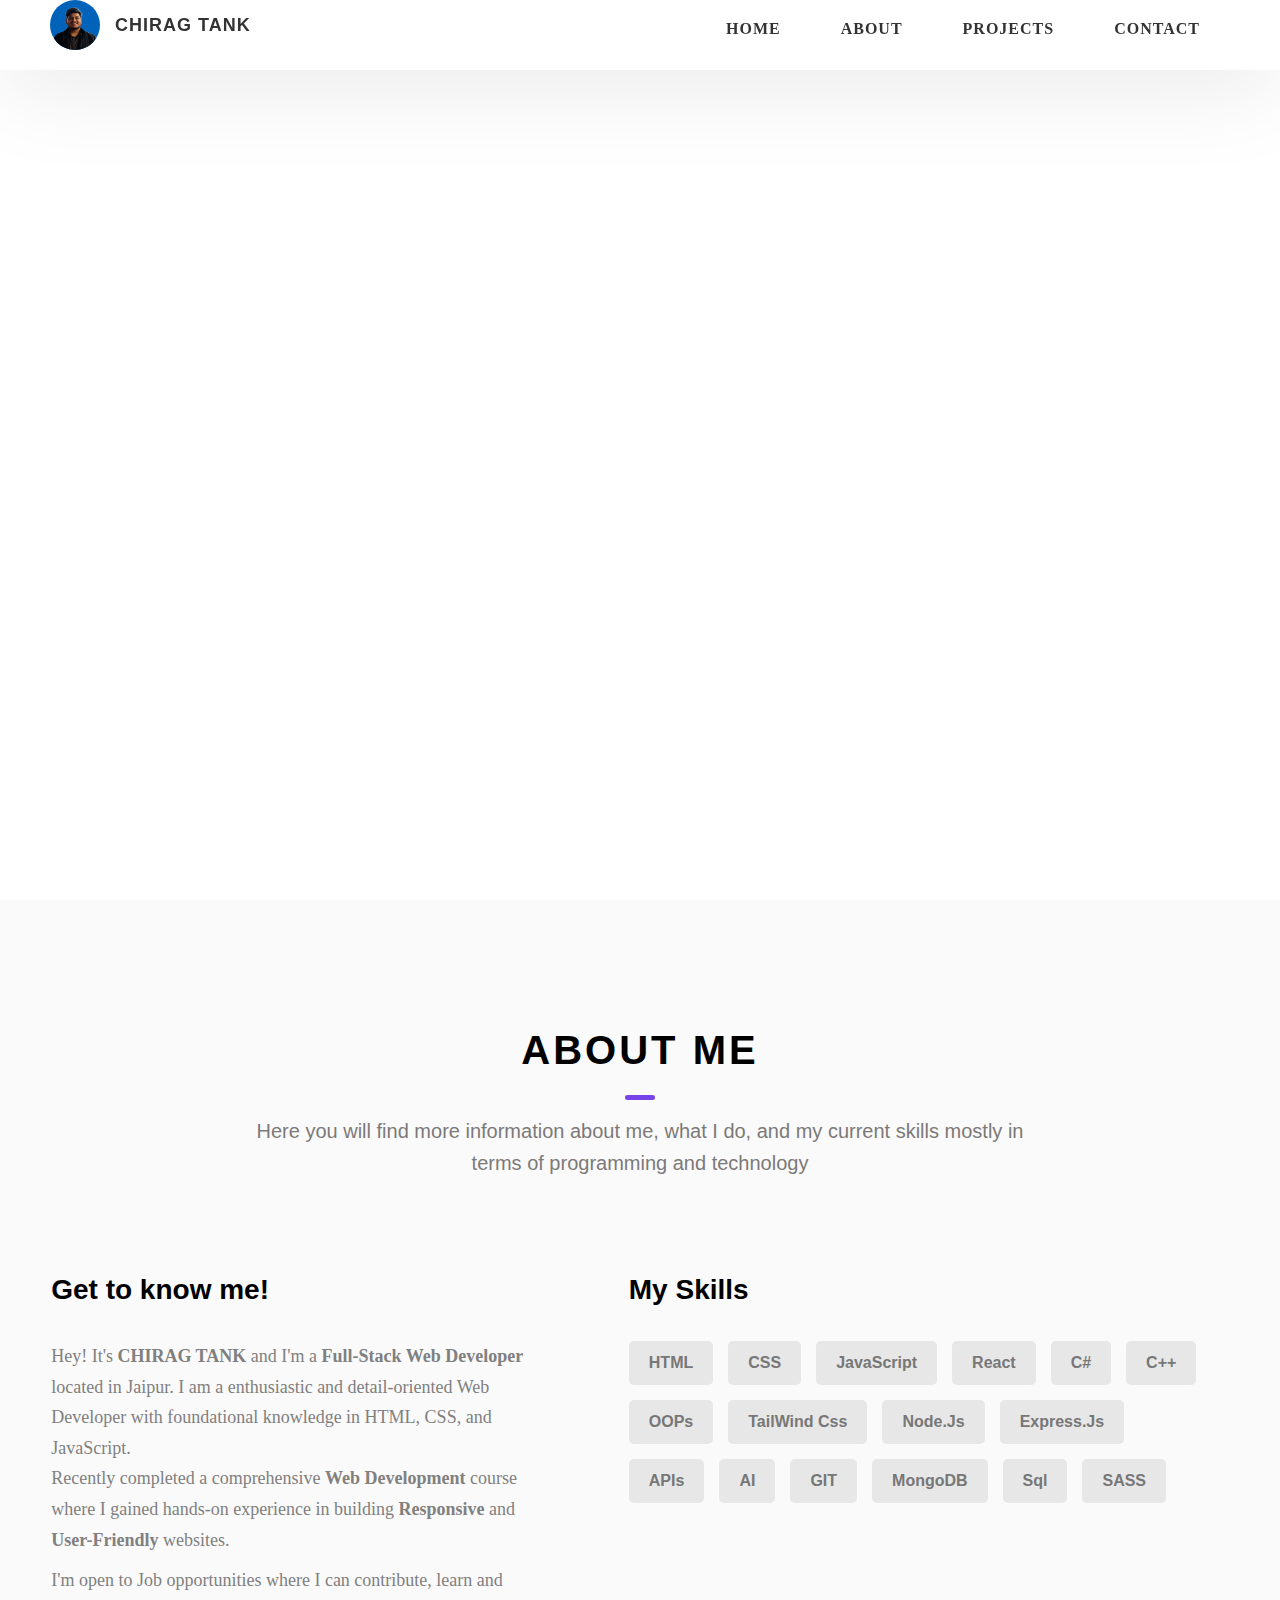
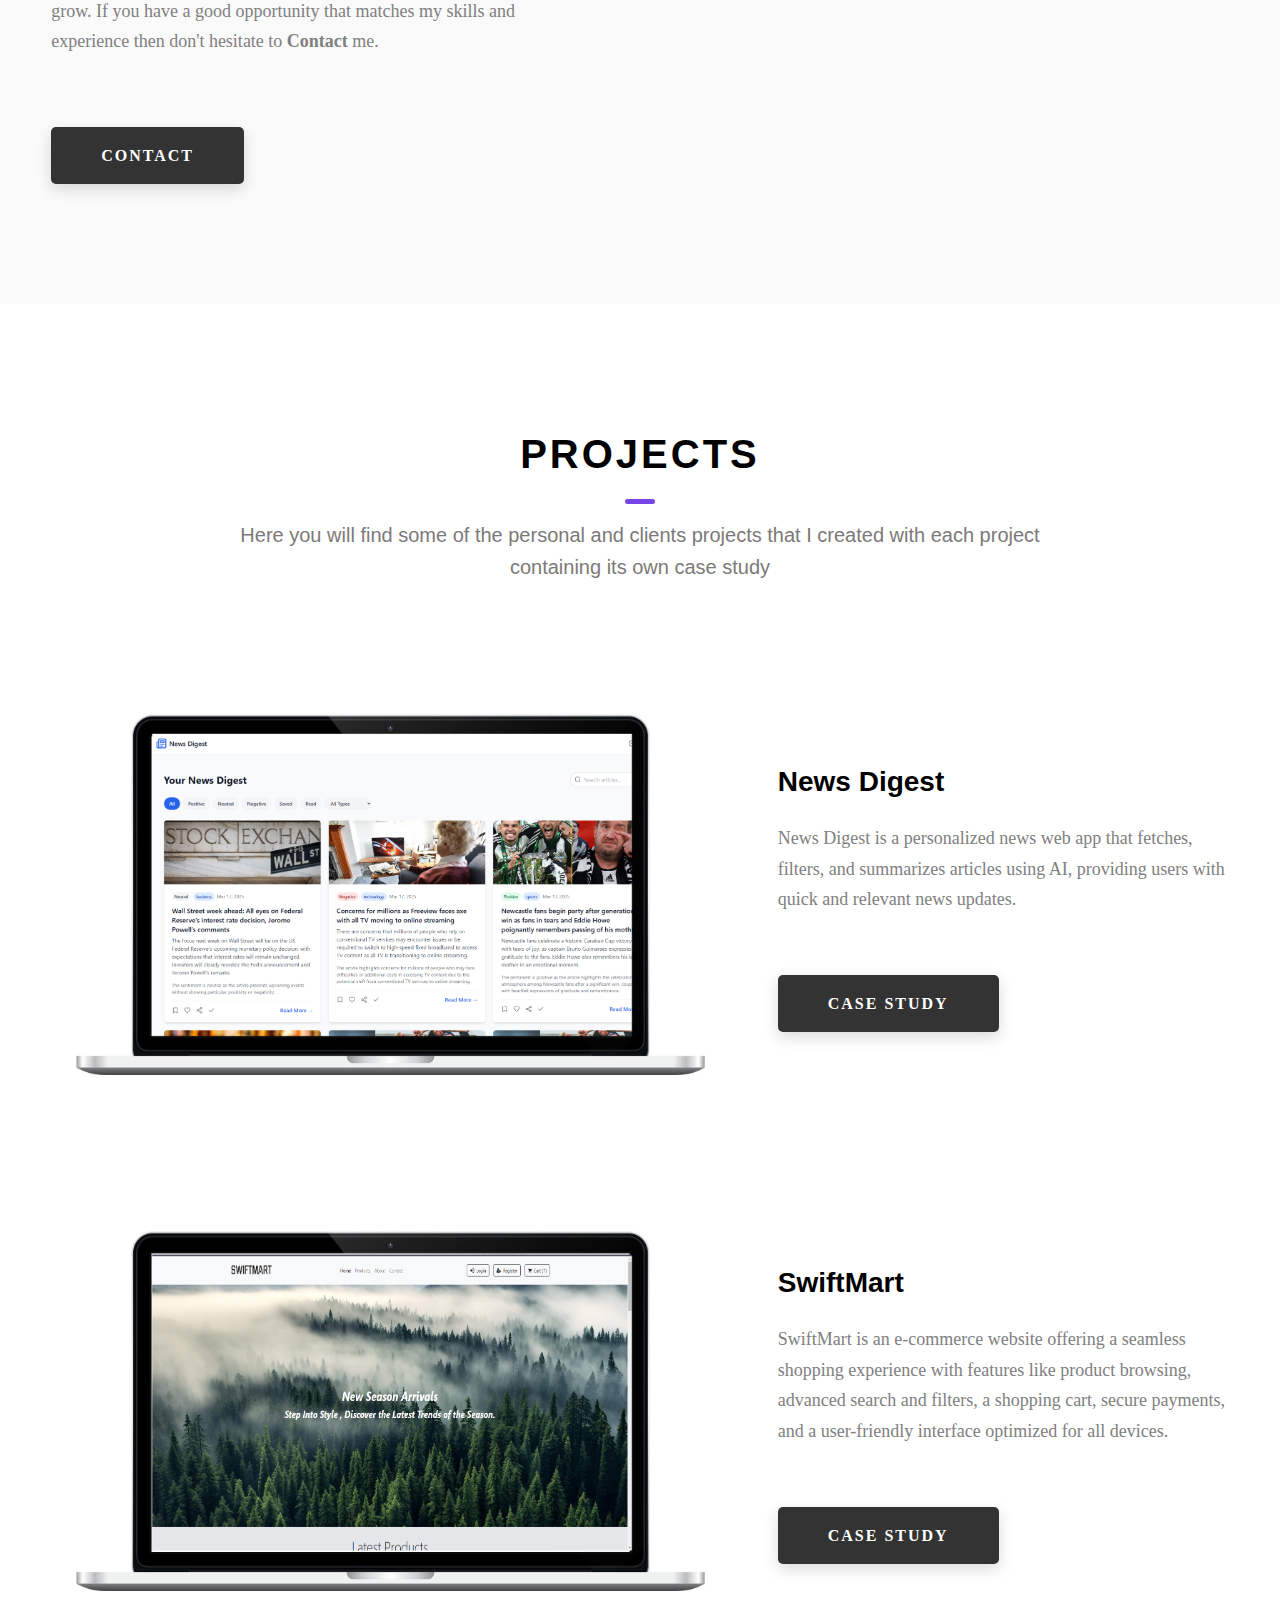
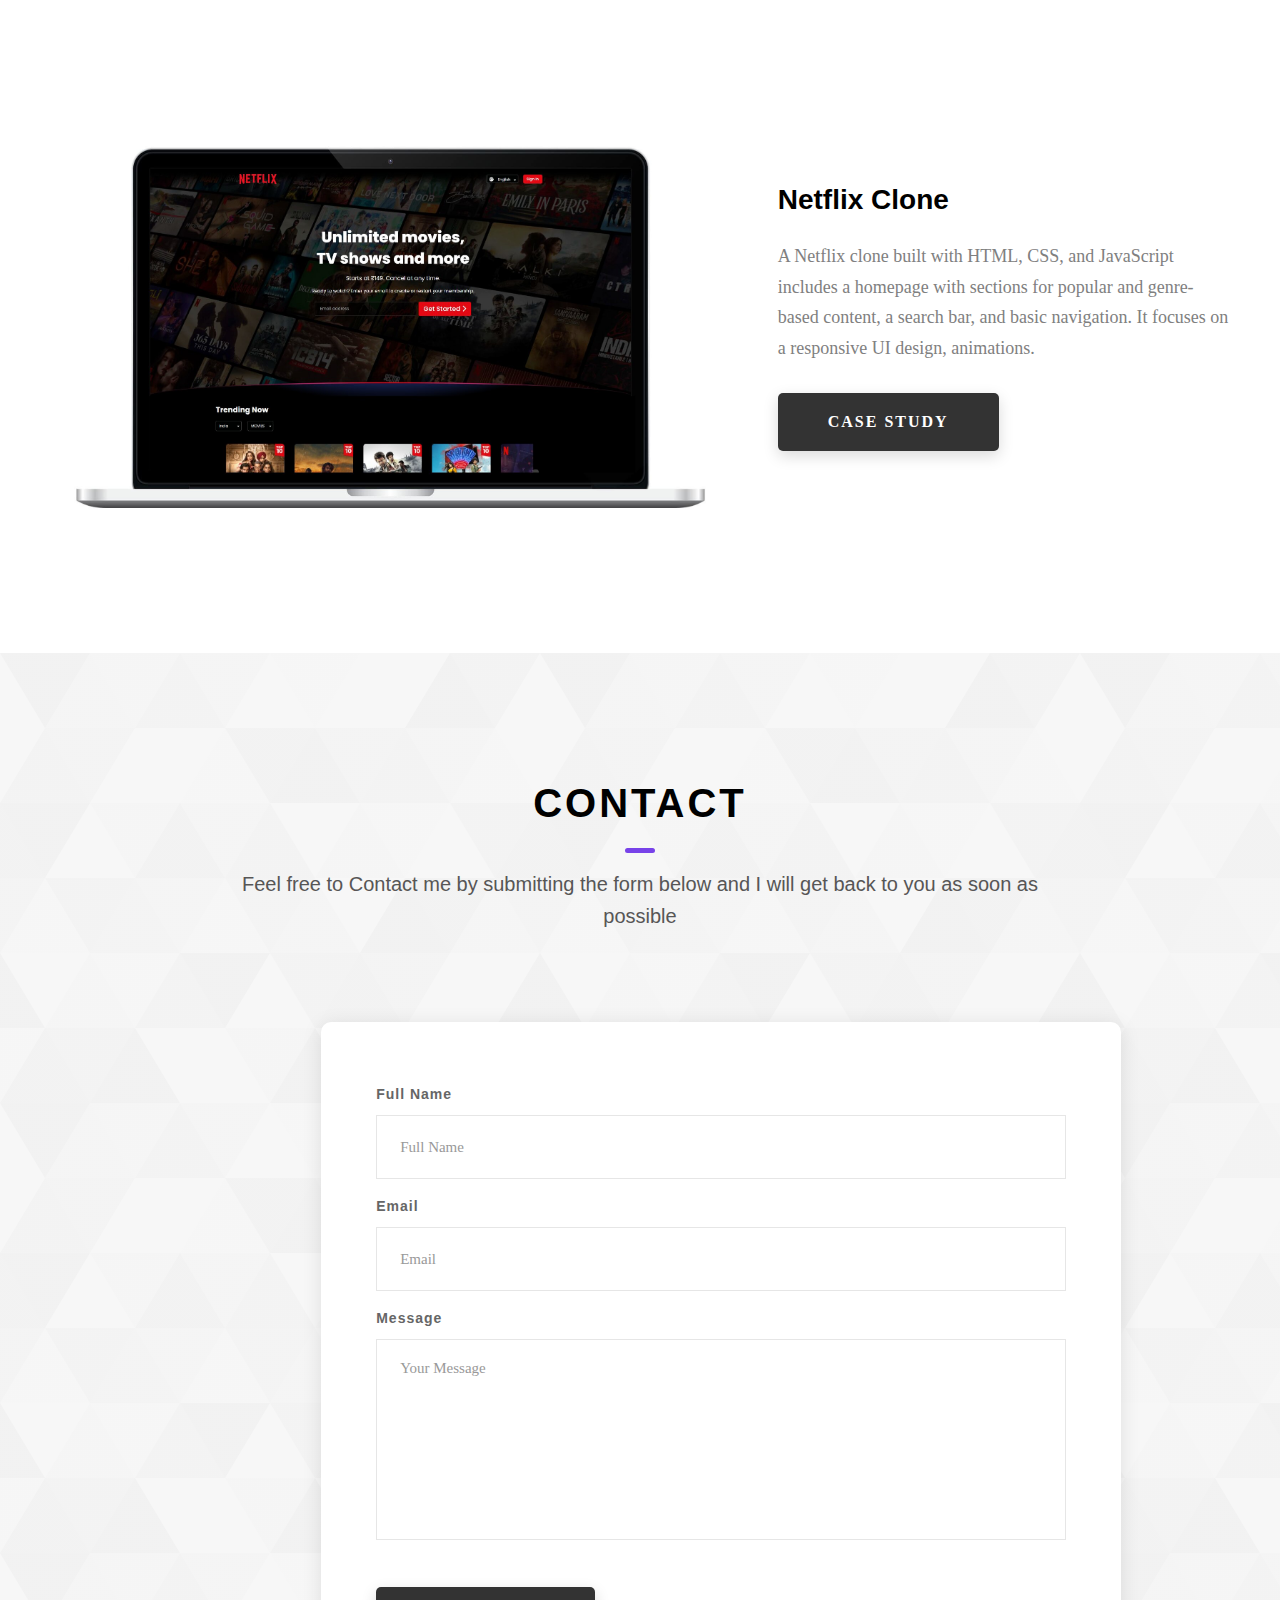
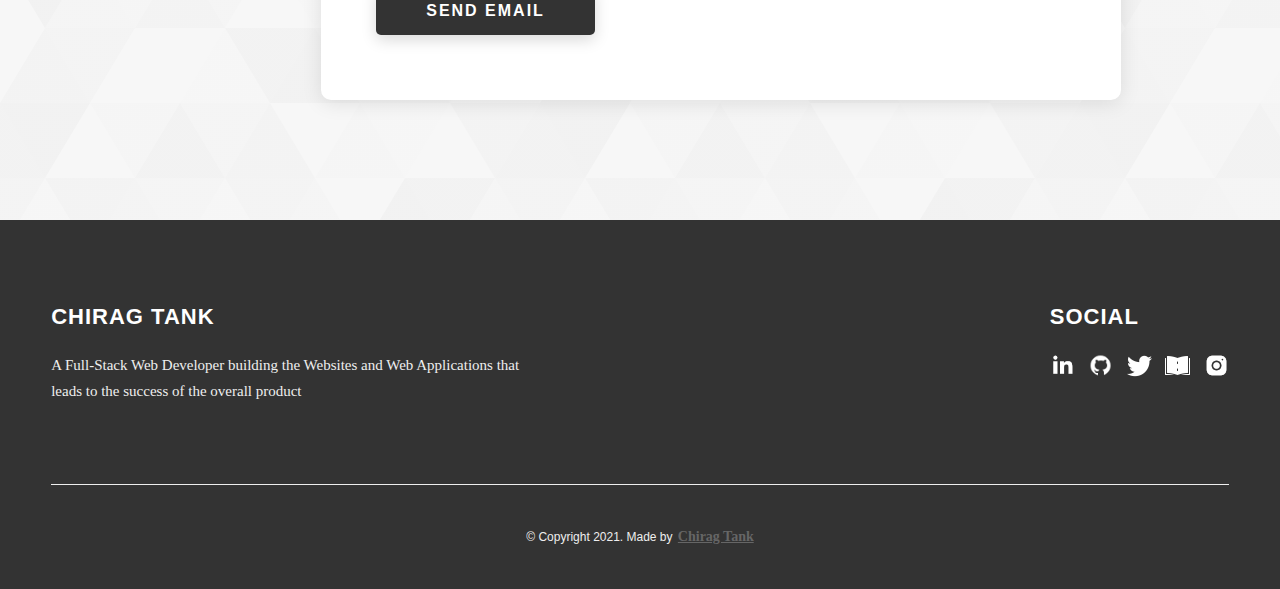
<file: index.html>
<!DOCTYPE html>
<html lang="en">
  <head>
    <meta charset="UTF-8" />
    <meta name="viewport" content="width=device-width, initial-scale=1.0" />
    <meta http-equiv="X-UA-Compatible" content="ie=edge" />
    <title>Chirag Tank | Portfolio</title>
    <meta name="description" content="Portfolio Template for Developer" />

    <link rel="stylesheet" href="css/style.css" />
    <link rel="icon" type="image/x-icon" href="./assets/Fevicon.png">
    <link rel="preconnect" href="https://fonts.googleapis.com" />
    <link rel="preconnect" href="https://fonts.gstatic.com" crossorigin />
  </head>
  <body>
    <header class="header">
      <div class="header__content">
        <div class="header__logo-container">
          <div class="header__logo-img-cont">
            <img
              src="./assets/png/ME.png"
              alt="Chirag Tank Logo Image"
              class="header__logo-img"
            />
          </div>
          <span class="header__logo-sub">Chirag Tank</span>
        </div>
        <div class="header__main">
          <ul class="header__links">
            <li class="header__link-wrapper">
              <a href="./index.html" class="header__link"> Home </a>
            </li>
            <li class="header__link-wrapper">
              <a href="./index.html#about" class="header__link">About </a>
            </li>
            <li class="header__link-wrapper">
              <a href="./index.html#projects" class="header__link">
                Projects
              </a>
            </li>
            <li class="header__link-wrapper">
              <a href="./index.html#contact" class="header__link"> Contact </a>
            </li>
          </ul>
          <div class="header__main-ham-menu-cont">
            <img
              src="./assets/svg/ham-menu.svg"
              alt="hamburger menu"
              class="header__main-ham-menu"
            />
            <img
              src="./assets/svg/ham-menu-close.svg"
              alt="hamburger menu close"
              class="header__main-ham-menu-close d-none"
            />
          </div>
        </div>
      </div>
      <div class="header__sm-menu">
        <div class="header__sm-menu-content">
          <ul class="header__sm-menu-links">
            <li class="header__sm-menu-link">
              <a href="./index.html"> Home </a>
            </li>

            <li class="header__sm-menu-link">
              <a href="./index.html#about"> About </a>
            </li>

            <li class="header__sm-menu-link">
              <a href="./index.html#projects"> Projects </a>
            </li>

            <li class="header__sm-menu-link">
              <a href="./index.html#contact"> Contact </a>
            </li>
          </ul>
        </div>
      </div>
    </header>
    <section class="home-hero">
      <div class="home-hero__content">
        <h1 class="heading-primary">Hey, i'm is Chirag Tank</h1>
        <div class="home-hero__info">
          <p class="text-primary">
           A Web Developer Crafting dynamic, responsive, and user-centric web applications with a seamless blend of front-end finesse and back-end robustness. 
          </p>
        </div>
        <div class="add">
          <a href="./index.html#about">
              <svg>
                  <use xlink:href="#fileIcon">
              </svg>
          </a>
          <a href="./index.html#projects">
              <svg>
                  <use xlink:href="#imageIcon">
              </svg>
          </a>
          <a href="./index.html#contact">
              <svg>
                  <use xlink:href="#mailIcon">
              </svg>
          </a>
          <a href="#">
          </a>
      </div>         
      <svg xmlns="http://www.w3.org/2000/svg" style="display: none;">
          <symbol xmlns="https://cdn.iconscout.com/icon/premium/png-512-thumb/svg-inkscape-file-document-extension-filetype-39849.png?f=webp&w=256" viewBox="0 0 24 24" id="fileIcon">
              <path stroke="none" d="M14,0H3A1,1,0,0,0,2,1V23a1,1,0,0,0,1,1H21a1,1,0,0,0,1-1V8H15a1,1,0,0,1-1-1ZM5,17H19v2H5Zm0-5H19v2H5Zm6-3H5V7h6Z"></path>
              <polygon stroke="none" points="21.414 6 16 6 16 0.586 21.414 6"></polygon>
          </symbol>
          <symbol xmlns="http://www.w3.org/2000/svg" viewBox="0 0 24 24" id="imageIcon">
              <circle stroke="none" cx="9" cy="8" r="2"></circle>
              <path stroke="none" d="M23,1H1C0.448,1,0,1.447,0,2v20c0,0.553,0.448,1,1,1h22c0.552,0,1-0.447,1-1V2C24,1.447,23.552,1,23,1z M22,3v12l-5-5l-6,7l-5-4l-4,4V3H22z"></path>
          </symbol>
          <symbol xmlns="http://www.w3.org/2000/svg" viewBox="0 0 24 24" id="mailIcon">
              <path stroke="none" d="M21,2H3A3,3,0,0,0,0,5V19a3,3,0,0,0,3,3H21a3,3,0,0,0,3-3V5A3,3,0,0,0,21,2ZM8.207,15.207l-2.5,2.5a1,1,0,0,1-1.414-1.414l2.5-2.5Zm11.5,2.5a1,1,0,0,1-1.414,0l-2.5-2.5,1.414-1.414,2.5,2.5A1,1,0,0,1,19.707,17.707Zm0-10-7,7a1,1,0,0,1-1.414,0l-7-7A1,1,0,0,1,5.707,6.293L12,12.586l6.293-6.293a1,1,0,1,1,1.414,1.414Z"></path>
          </symbol>
      </svg>
              
      </div>
      <div class="home-hero__socials">
        <div class="home-hero__social">
          <a href="https://www.linkedin.com/in/chirag-tank-72220919b/" class="home-hero__social-icon-link">
            <img
              src="./assets/png/linkedin-ico.png"
              alt="icon"
              class="home-hero__social-icon"
            />
          </a>
        </div>
        <div class="home-hero__social">
          <a href="https://x.com/ChiragT38130967" class="home-hero__social-icon-link">
            <img
              src="./assets/png/twitter-ico.png"
              alt="icon"
              class="home-hero__social-icon"
            />
          </a>
        </div>
        <div class="home-hero__social">
          <a
            href="https://www.instagram.com/chirag20_03/"
            class="home-hero__social-icon-link home-hero__social-icon-link--bd-none"
          >
            <img
              src="./assets/png/insta-ico.png"
              alt="icon"
              class="home-hero__social-icon"
            />
          </a>
        </div>
        
       
        <div class="home-hero__social">
          <a href="https://dev.to/chirag_tank" class="home-hero__social-icon-link">
            <img
              src="./assets/png/icons8-book-50.png"
              alt="icon"
              class="home-hero__social-icon"
            />
          </a>
        </div>
        <div class="home-hero__social">
          <a href="https://github.com/Chirag23Tank" class="home-hero__social-icon-link">
            <img
              src="./assets/png/github-ico.png"
              alt="icon"
              class="home-hero__social-icon"
            />
          </a>
        </div>
        
      </div>
      <div class="home-hero__mouse-scroll-cont">
        <div class="mouse"></div>
      </div>
    </section>
    <section id="about" class="about sec-pad">
      <div class="main-container">
        <h2 class="heading heading-sec heading-sec__mb-med">
          <span class="heading-sec__main">About Me</span>
          <span class="heading-sec__sub">
            Here you will find more information about me, what I do, and my current skills mostly in terms of programming and technology
          </span>
        </h2>
        <div class="about__content">
          <div class="about__content-main">
            <h3 class="about__content-title">Get to know me!</h3>
            <div class="about__content-details">
              <p class="about__content-details-para">
                Hey! It's
                <strong>CHIRAG TANK</strong>
                and I'm a <strong> Full-Stack Web Developer </strong> located in
                Jaipur. 
                I am a enthusiastic and detail-oriented Web Developer with foundational knowledge in HTML, CSS, and JavaScript.  <br> Recently completed a comprehensive <strong>Web Development</strong> course where I gained hands-on experience in building <strong>Responsive</strong> and <strong>User-Friendly</strong> websites.
              </p>
              <p class="about__content-details-para">
                I'm open to Job opportunities where I can contribute, learn and grow. If you have a good opportunity that matches my skills and experience then don't hesitate to <strong>Contact</strong> me.
              </p>
            </div>
            <a href="./#contact" class="btn btn--med btn--theme dynamicBgClr"
              >Contact</a
            >
          </div>
          <div class="about__content-skills">
            <h3 class="about__content-title">My Skills</h3>
            <div class="skills">
              <div class="skills__skill">HTML</div>
              <div class="skills__skill">CSS</div>
              <div class="skills__skill">JavaScript</div>
              <div class="skills__skill">React</div>
              <div class="skills__skill">C#</div>
              <div class="skills__skill">C++</div>
              <div class="skills__skill">OOPs</div>
              <div class="skills__skill">TailWind Css</div>
              <div class="skills__skill">Node.Js</div>
              <div class="skills__skill">Express.Js</div>
              <div class="skills__skill">APIs</div> 
              <div class="skills__skill">AI</div>
              <div class="skills__skill">GIT</div>
              <div class="skills__skill">MongoDB</div>
              <div class="skills__skill">Sql</div>
              <div class="skills__skill">SASS</div>
            </div>
          </div>
        </div>
      </div>
    </section>
    <section id="projects" class="projects sec-pad">
      <div class="main-container">
        <h2 class="heading heading-sec heading-sec__mb-bg">
          <span class="heading-sec__main">Projects</span>
          <span class="heading-sec__sub">
            Here you will find some of the personal and clients projects that I created with each project containing its own case study
          </span>
        </h2>

        <div class="projects__content">
          <!-- News Digest -->
          <div class="projects__row">
            <div class="projects__row-img-cont">
              <img
              src="./assets/jpeg/Project-3.png"
                alt="Software Screenshot"
                class="projects__row-img"
                loading="lazy"
              />
            </div>
            <div class="projects__row-content">
              <h3 class="projects__row-content-title">News Digest </h3>
              <p class="projects__row-content-desc">
                News Digest is a personalized news web app that fetches, filters, and summarizes articles using AI, providing users with quick and relevant news updates.
              </p>
              <a
                href="./project-3.html"
                class="btn btn--med btn--theme dynamicBgClr"
                target="_blank"
                >Case Study</a
              >
            </div>
          </div>
          
          <!-- SwiftMart -->
          <div class="projects__row">
            <div class="projects__row-img-cont">
              <img
              src="./assets/jpeg/Project-2.jpg"
                alt="Software Screenshot"
                class="projects__row-img"
                loading="lazy"
              />
            </div>
            <div class="projects__row-content">
              <h3 class="projects__row-content-title">SwiftMart</h3>
              <p class="projects__row-content-desc">
                SwiftMart is an e-commerce website offering a seamless shopping experience with features like product browsing, advanced search and filters, a shopping cart, secure payments, and a user-friendly interface optimized for all devices.
              </p>
              <a
                href="./project-2.html"
                class="btn btn--med btn--theme dynamicBgClr"
                target="_blank"
                >Case Study</a
              >
            </div>
          </div>

          <!-- NetFlix Clone -->
          <div class="projects__row">
            <div class="projects__row-img-cont">
              <img
                src="./assets/jpeg/project-mockup-example-1.jpg"
                alt="Software Screenshot"
                class="projects__row-img"
                loading="lazy"
              />
            </div>
            <div class="projects__row-content">
              <h3 class="projects__row-content-title">Netflix Clone</h3>
              <p class="projects__row-content-desc">
                A Netflix clone built with HTML, CSS, and JavaScript includes a homepage with sections for popular and genre-based content, a search bar, and basic navigation. It focuses on a responsive UI design, animations.
              <a
                href="./project-1.html"
                class="btn btn--med btn--theme dynamicBgClr "
                target="_blank"
                >Case Study</a
              >
            </div>
          </div>
        </div>
      </div>
    </section>
    <section id="contact" class="contact sec-pad dynamicBg">
      <div class="main-container">
        <h2 class="heading heading-sec heading-sec__mb-med">
          <span class="heading-sec__main heading-sec__main--lt">Contact</span>
          <span class="heading-sec__sub heading-sec__sub--lt">
            Feel free to Contact me by submitting the form below and I will get back to you as soon as possible
          </span>
        </h2>
        <div class="wrap-contact100">
          <form action="https://formsubmit.co/chiragtank1971@gmail.com" method="post" class="contact100-form validate-form">
                    <label class="contact__form-label" for="name">Full Name</label>
            <div class="wrap-input100 validate-input" data-validate="Name is required">
              <input class="input100" type="text" name="name" placeholder="Full Name" required>
              <span class="focus-input100-1"></span>
              <span class="focus-input100-2"></span>
            </div>
                    
            <label class="contact__form-label" for="name">Email</label>
            <div class="wrap-input100 validate-input" data-validate = "Valid email is required: ex@abc.xyz">
              <input class="input100" type="email" name="email" placeholder="Email" required>
              <span class="focus-input100-1"></span>
              <span class="focus-input100-2"></span>
            </div>
            <label class="contact__form-label" for="name">Message</label>
            <div class="wrap-input100 validate-input" data-validate = "Message is required">
              <textarea class="input100" name="message" placeholder="Your Message" required></textarea>
              <span class="focus-input100-1"></span>
              <span class="focus-input100-2"></span>
            </div>
            <div class="container-contact100-form-btn">
              <button class="btn btn--med btn--theme dynamicBgClr">
                Send Email
              </button>
            </div>
          </form>
        </div>
      </div>
    </section>
    <footer class="main-footer">
      <div class="main-container">
        <div class="main-footer__upper">
          <div class="main-footer__row main-footer__row-1">
            <h2 class="heading heading-sm main-footer__heading-sm">
              <span>Social</span>
            </h2>
            <div class="main-footer__social-cont">
              <a target="_blank" rel="noreferrer" href="https://www.linkedin.com/in/chirag-tank-72220919b/">
                <img
                  class="main-footer__icon"
                  src="./assets/png/linkedin-ico-2.png"
                  alt="icon"
                />
              </a>
              <a target="_blank" rel="noreferrer" href="https://github.com/Chirag23Tank">
                <img
                  class="main-footer__icon"
                  src="./assets/png/github-ico-2.png"
                  alt="icon"
                />
              </a>
              <a target="_blank" rel="noreferrer" href="https://x.com/ChiragT38130967">
                <img
                  class="main-footer__icon"
                  src="./assets/png/twitter-ico-2.png"
                  alt="icon"
                />
              </a>
              <a target="_blank" rel="noreferrer" href="https://dev.to/chirag_tank">
                <img
                  class="main-footer__icon"
                  src="./assets/png/dev.png"
                  alt="icon"
                />
              </a>
              <a target="_blank" rel="noreferrer" href="https://www.instagram.com/chirag20_03/">
                <img
                  class="main-footer__icon main-footer__icon--mr-none"
                  src="./assets/png/insta-ico-2.png"
                  alt="icon"
                />
              </a>
            </div>
          </div>
          <div class="main-footer__row main-footer__row-2">
            <h4 class="heading heading-sm text-lt">Chirag Tank</h4>
            <p class="main-footer__short-desc">
              A Full-Stack Web Developer building the  Websites and Web Applications that leads to the success of the overall product
            </p>
          </div>
        </div>

        
        <div class="main-footer__lower">
          &copy; Copyright 2021. Made by
          <a rel="noreferrer" target="_blank" href="#"
            >Chirag Tank</a
          >
        </div>
      </div>
    </footer>

    <script src="./index.js"></script>
  </body>
</html>
</file>
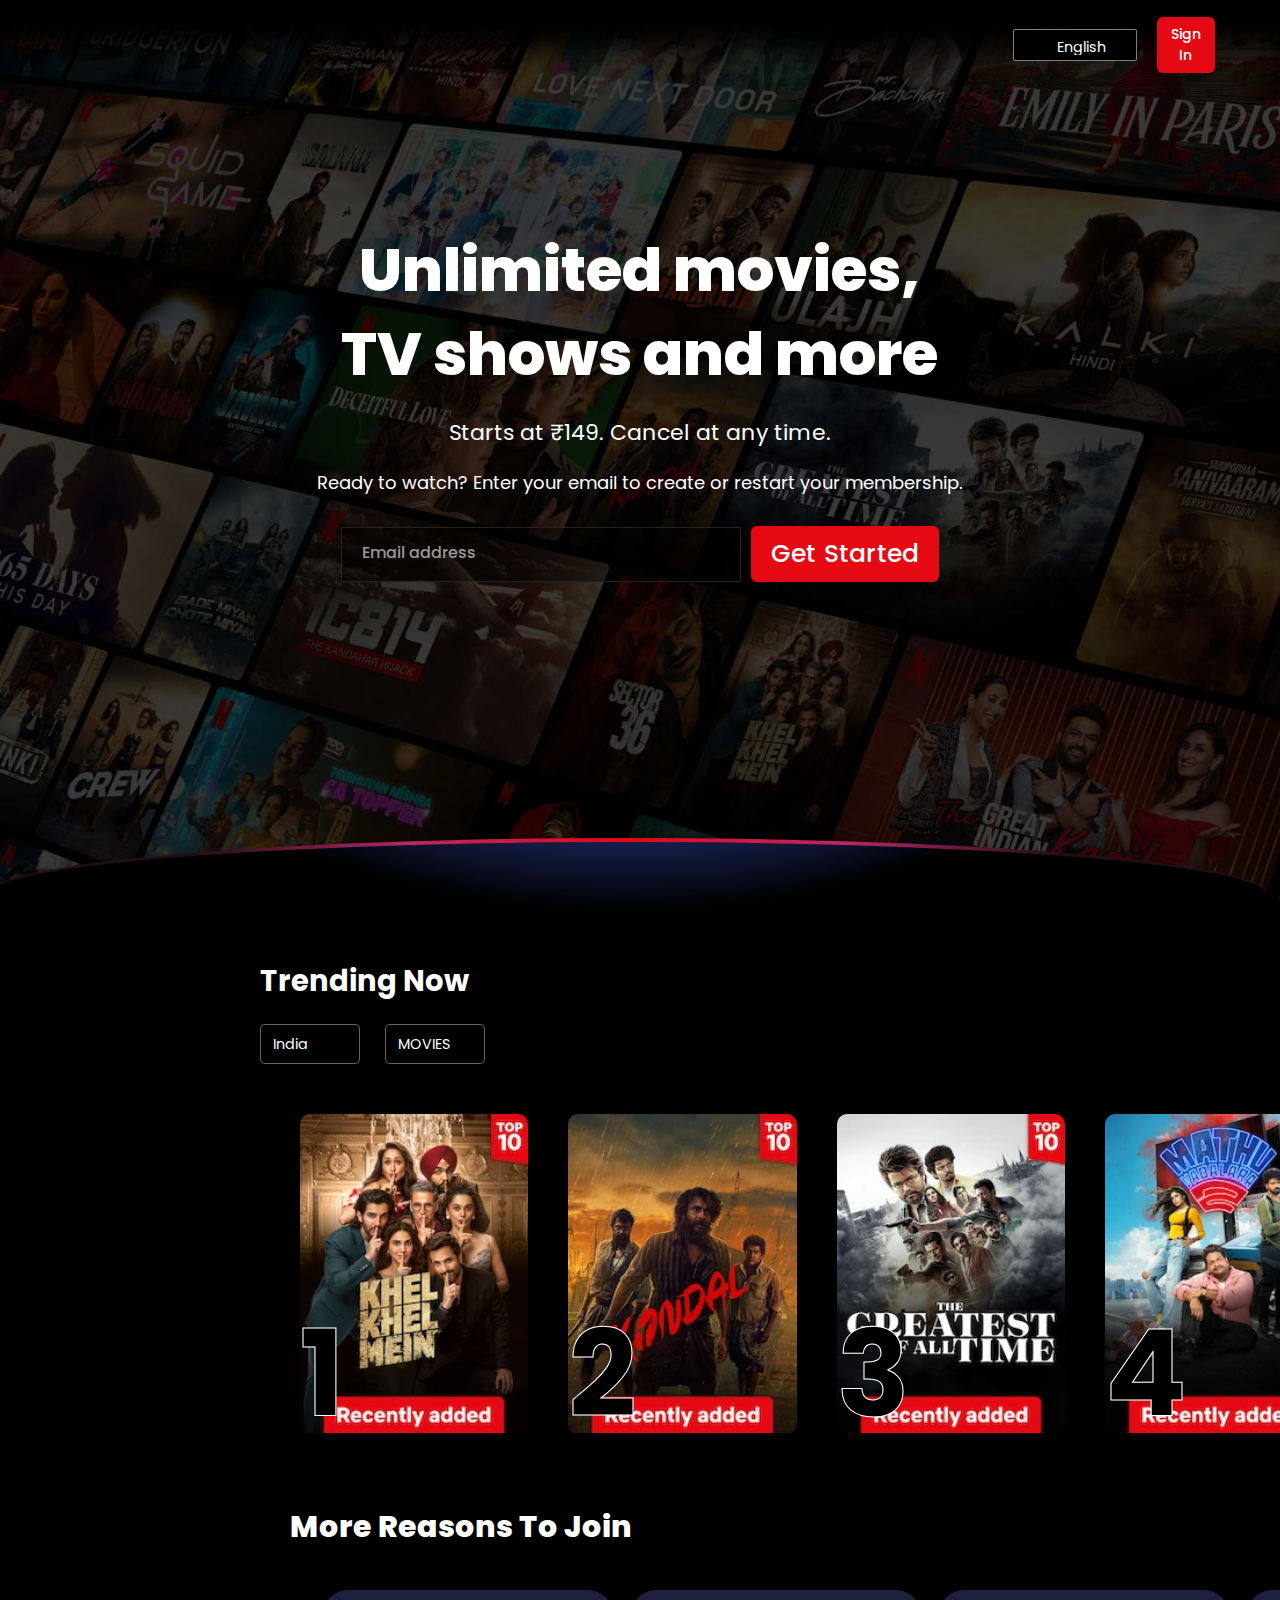
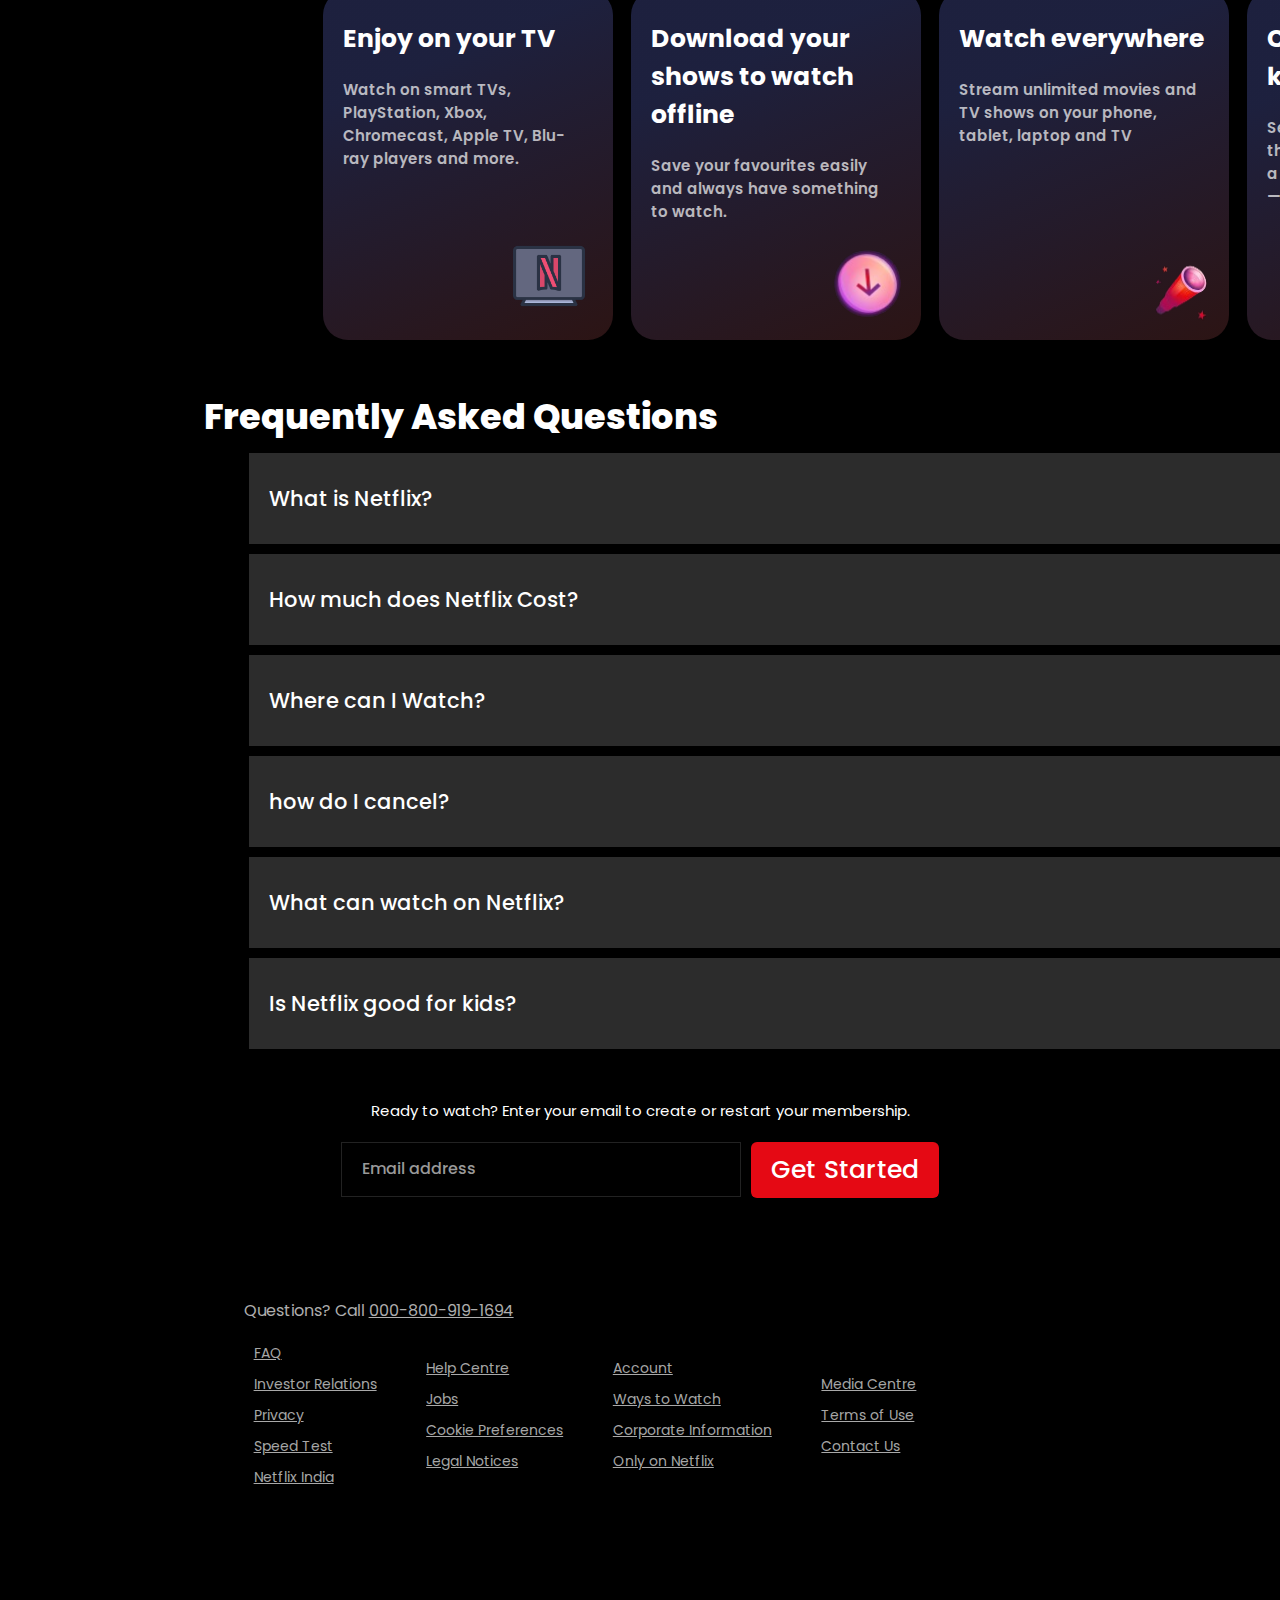
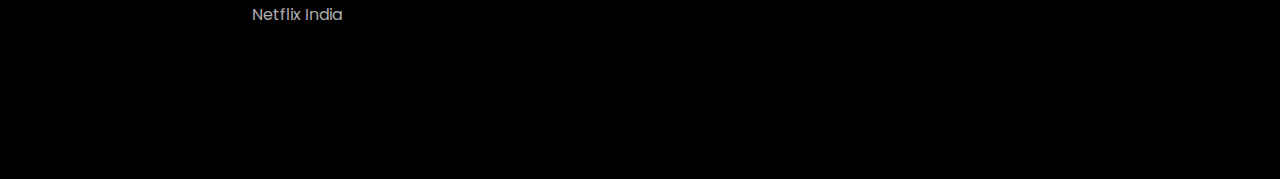
<file: Projects/Netflix-Clone/index.html>
<!DOCTYPE html>
<html lang="en">

<head>
    <meta charset="UTF-8">
    <meta name="viewport" content="width=device-width, initial-scale=1.0">
    <link rel="stylesheet" href="https://cdnjs.cloudflare.com/ajax/libs/font-awesome/6.4.2/css/all.min.css"
        integrity="sha512-z3gLpd7yknf1YoNbCzqRKc4qyor8gaKU1qmn+CShxbuBusANI9QpRohGBreCFkKxLhei6S9CQXFEbbKuqLg0DA=="
        crossorigin="anonymous" referrerpolicy="no-referrer" />
    <link rel="shortcut icon" href="./images/netflix.png" type="image/x-icon">
    <link rel="stylesheet" href="./style.css">
    <title>Netflix India - Watch TV Shows Online, Watch Movies Online</title>
</head>

<body>
    <div class="main">
        <div class="top-shadow">
            <div class="navbar container">
                <a href="#" class="logo"><img src="./images/logo.png" alt=""></a>
                <div class="buttons">
                    <div class="language-menu"> 
                        <div class="select-wrapper"> 
                            <div class="select-arrow globe"> 
                                <select class="select"> 
                                    <option value="english" class="options">English</option>     
                                    <option value="hindi" class="options">हिन्दी</option>             
                                </select>                             
                            </div>                         
                        </div>                     
                    </div>
                    <a href="login.html" class="btn">Sign In</a>
                </div>
            </div>
        </div>
        
        <div class="page1">            
            <div class="text container">
                <div class="content">
                    <h1>Unlimited movies,<br><span>TV shows and more</span></h1>
                    <h3>Starts at ₹149. Cancel at any time.</h3>
                    <p>Ready to watch? Enter your email to create or restart your membership.</p>
                    <div class="search">
                        <input type="search" placeholder="Email address">
                        <a href="#" class="btn btn-primary">Get Started <i class="fa-solid fa-chevron-right"></i></a>
                    </div>
                </div>
            </div>
        </div>

        <div class="main-border">
            <div class="default-ltr-cache-1f97ztc">       
            </div>
        </div>
       
        <div class="featuring">
            <h1>Trending Now</h1>
            <div class="filter-btns">
                <div class="filter1 arrow">
                    <select class="filter-select" name="filter" id="area">
                        <option selected="">India</option>
                        <option value="">Global</option>
                    </select>
                </div>
                <div class="filter-2 arrow">
                    <select class="filter-select" name="filter" id="type">
                        <option selected="">MOVIES</option>
                        <option value="">TV SHOWS</option>
                    </select>
                </div>
            </div>
            <div class="wrapper">
                <i id="left" class="fa-solid fa-angle-left"></i>
                <div class="carousel">
                    <div class="image"><p class="numbering 1">1</p><img src="images/img-1.webp" alt="img" draggable="false" ></div>
                    <div class="image"><p class="numbering 2">2</p><img src="images/img-2.webp" alt="img" draggable="false" ></div>
                    <div class="image"><p class="numbering 3">3</p><img src="images/img-3.webp" alt="img" draggable="false" ></div>
                    <div class="image"><p class="numbering 4">4</p><img src="images/img-4.webp" alt="img" draggable="false" ></div>
                    <div class="image"><p class="numbering 5">5</p><img src="images/img-5.webp" alt="img" draggable="false" ></div>
                    <div class="image"><p class="numbering 6">6</p><img src="images/img-6.webp" alt="img" draggable="false" ></div>
                    <div class="image"><p class="numbering 7">7</p><img src="images/img-7.webp" alt="img" draggable="false" ></div>
p                   <div class="image"><p class="numbering 9">9</p><img src="images/img-9.webp" alt="img" draggable="false" ></div>  
                    <div class="image"><p class="numbering 10">10</p><img src="images/img-10.webp" alt="img" draggable="false" ></div>    
                </div>
                <i id="right" class="fa-solid fa-angle-right"></i>
              </div>

        </div>
        <div class="section-3">
            <h1>More Reasons To Join</h1>
            <div class="reasons">
                <div class="card card-1">
                    <h2>Enjoy on your TV</h2>
                    <p>Watch on smart TVs, PlayStation, Xbox, Chromecast, Apple TV, Blu-ray players and more.</p>
                    <img class="card-img img-1" src="./images/card-1.png" alt="">
                </div>
                <div class="card card-2">
                    <h2>Download your shows to watch offline</h2>
                    <p>Save your favourites easily and always have something to watch.</p>
                    <img class="card-img img-2" src="./images/card-2.png" alt="">
                </div>
                <div class="card card-3">
                    <h2>Watch everywhere</h2>
                    <p>Stream unlimited movies and TV shows on your phone, tablet, laptop and TV</p>
                    <img class="card-img img-3"  src="./images/card-3.png" alt="">
                </div>
                <div class="card card-4">
                    <h2>Create profiles for kids</h2>
                    <p>Send kids on adventures with their favourite characters in a space made just for them — free with your membership.</p>
                    <img class="card-img img-4" src="./images/card-4.png" alt="">
                </div>
            </div>
        </div>
        

        <section class="faqs container">
            <h2>Frequently Asked Questions</h2>
            <div class="faqs__container">
                <article class="faq">
                    <div class="faq__icon">
                        <i class="fa-solid fa-plus"></i>
                    </div>
                    <div class="question__answer">
                        <h4>What is Netflix?</h4>
                        <p>Netflix is a streaming service that offers a wide variety of award-winning TV shows, movies,
                            anime, documentaries and more – on thousands of internet-connected devices.<br><br>
                            You can watch as much as you want, whenever you want, without a single ad – all for one low
                            monthly price. There's always something new to discover, and new TV shows and movies are
                            added every week!</p>
                    </div>
                </article>

                <article class="faq">
                    <div class="faq__icon">
                        <i class="fa-solid fa-plus"></i>
                    </div>
                    <div class="question__answer">
                        <h4>How much does Netflix Cost?</h4>
                        <p>Watch Netflix on your smartphone, tablet, Smart TV, laptop, or streaming device, all for one
                            fixed monthly fee. Plans range from ₹ 149 to ₹ 649 a month. No extra costs, no contracts.
                        </p>
                    </div>
                </article>

                <article class="faq">
                    <div class="faq__icon">
                        <i class="fa-solid fa-plus"></i>
                    </div>
                    <div class="question__answer">
                        <h4>Where can I Watch?</h4>
                        <p>Watch anywhere, anytime. Sign in with your Netflix account to watch instantly on the web at
                            netflix.com from your personal computer or on any internet-connected device that offers the
                            Netflix app, including smart TVs, smartphones, tablets, streaming media players and game
                            consoles.<br><br>
                            You can also download your favourite shows with the iOS, Android, or Windows 10 app. Use
                            downloads to watch while you're on the go and without an internet connection. Take Netflix
                            with you anywhere.</p>
                    </div>
                </article>

                <article class="faq">
                    <div class="faq__icon">
                        <i class="fa-solid fa-plus"></i>
                    </div>
                    <div class="question__answer">
                        <h4>how do I cancel?</h4>
                        <p>Netflix is flexible. There are no annoying contracts and no commitments. You can easily
                            cancel your account online in two clicks. There are no cancellation fees – start or stop
                            your account anytime.</p>
                    </div>
                </article>

                <article class="faq">
                    <div class="faq__icon">
                        <i class="fa-solid fa-plus"></i>
                    </div>
                    <div class="question__answer">
                        <h4>What can watch on Netflix?</h4>
                        <p>Netflix has an extensive library of feature films, documentaries, TV shows, anime,
                            award-winning Netflix originals, and more. Watch as much as you want, anytime you want.</p>
                    </div>
                </article>

                <article class="faq">
                    <div class="faq__icon">
                        <i class="fa-solid fa-plus"></i>
                    </div>
                    <div class="question__answer">
                        <h4>Is Netflix good for kids?</h4>
                        <p>The Netflix Kids experience is included in your membership to give parents control while kids
                            enjoy family-friendly TV shows and films in their own space.<br><br>
                            Kids profiles come with PIN-protected parental controls that let you restrict the maturity
                            rating of content kids can watch and block specific titles you don’t want kids to see.</p>
                    </div>
                </article>
            </div>
        </section>

        <div class="last">
            <p>Ready to watch? Enter your email to create or restart your membership.</p>
            <div class="search">
                <input type="search" placeholder="Email address">
                <a href="#" class="btn btn-primary">Get Started <i class="fa-solid fa-chevron-right"></i></a>
            </div>
        </div>

        <div class="footer container">
            <p>Questions? Call <span>000-800-919-1694</span> </p>
            <div class="footer-content">
                <div class="footer1 f-property">
                    <a href="#">FAQ</a>
                    <a href="#">Investor Relations</a>
                    <a href="#">Privacy</a>
                    <a href="#">Speed Test</a>
                    <a href="#">Netflix India</a>
                </div>
                <div class="footer2 f-property">
                    <a href="#">Help Centre</a>
                    <a href="#">Jobs</a>
                    <a href="#">Cookie Preferences</a>
                    <a href="#">Legal Notices</a>
                </div>
                <div class="footer3 f-property">
                    <a href="#">Account</a>
                    <a href="#">Ways to Watch</a>
                    <a href="#">Corporate Information</a>
                    <a href="#">Only on Netflix</a>
                </div>
                <div class="footer4 f-property">
                    <a href="#">Media Centre</a>
                    <a href="#">Terms of Use</a>
                    <a href="#">Contact Us</a>
                </div>
            </div>
            <div class="footer-language-btn">
                <div class="language-menu"> 
                    <div class="select-wrapper"> 
                        <div class="select-arrow globe"> 
                            <select class="select"> 
                                <option value="english" class="options">English</option>     
                                <option value="hindi" class="options">हिन्दी</option>             
                            </select>                             
                        </div>                         
                    </div>                     
                </div>           
            </div>
            <p class="last_text">Netflix India</p>
        </div>
    </div>
    <div id="google_translate_element"></div>

    <script type="text/javascript">
    function googleTranslateElementInit() {
        new google.translate.TranslateElement({pageLanguage: 'en' , includedLanguages : 'hi,en'}, 'google_translate_element');
      }
    </script>
    
    <script type="text/javascript" src="//translate.google.com/translate_a/element.js?cb=googleTranslateElementInit"></script>
    <script src="index.js"></script>
</body>

</html>
</file>
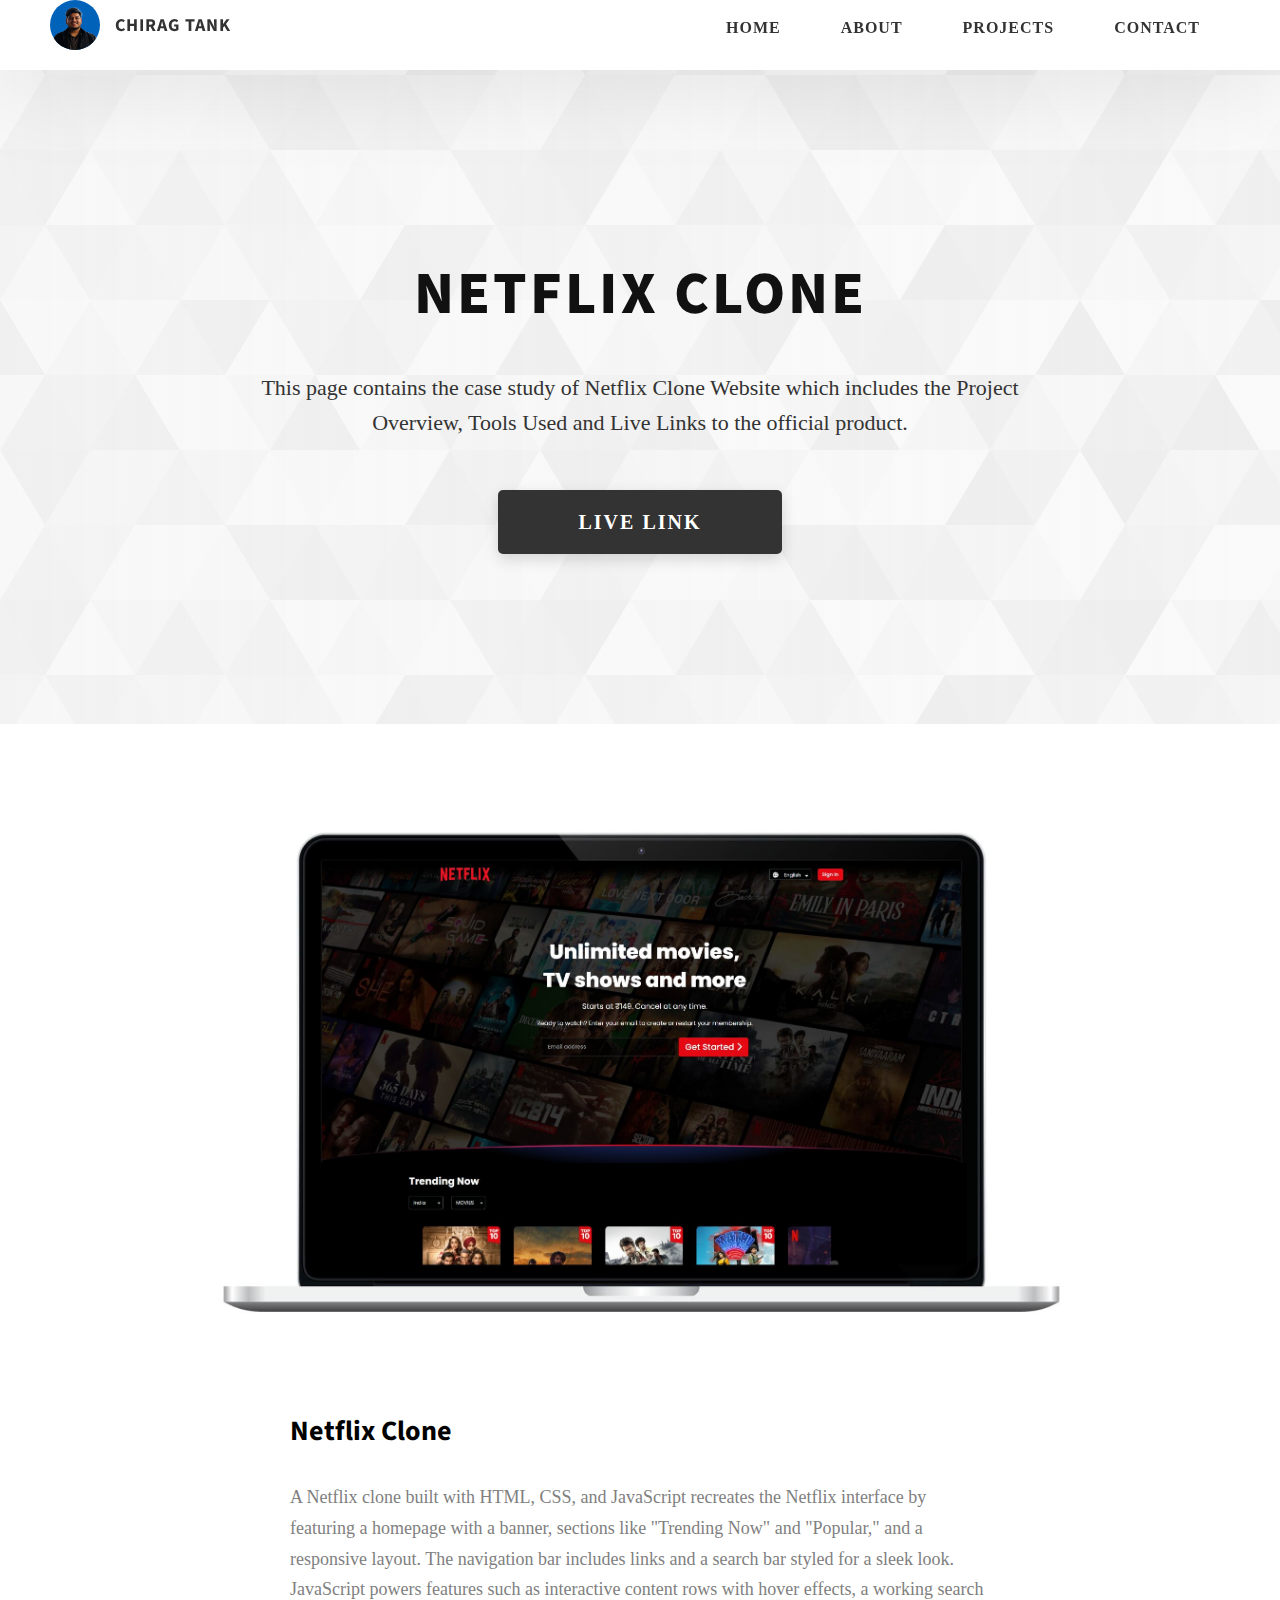
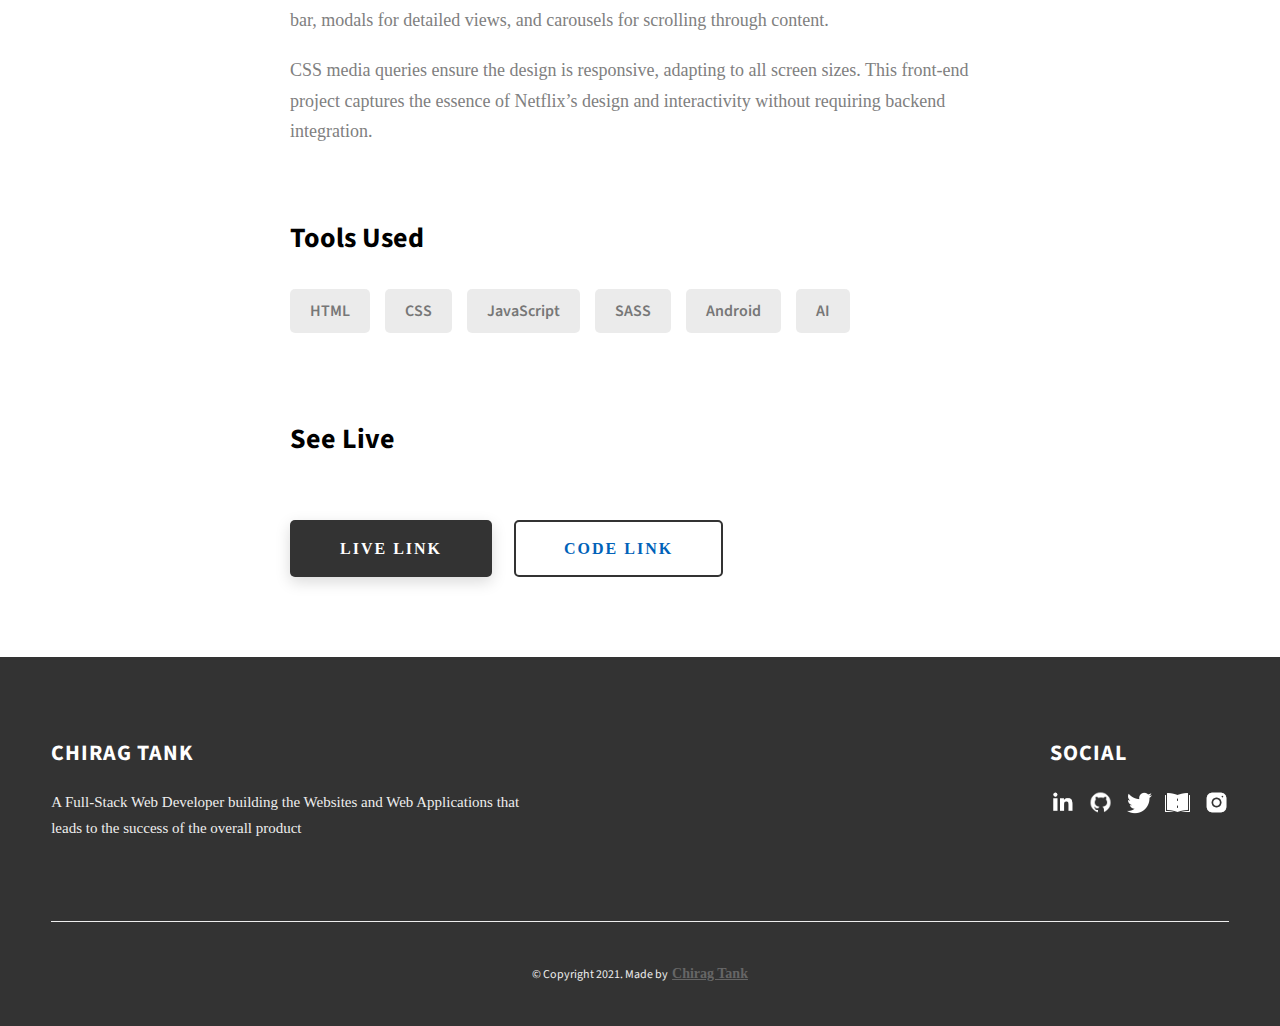
<file: project-1.html>
<!DOCTYPE html>
<html lang="en">
  <head>
    <meta charset="UTF-8" />
    <meta name="viewport" content="width=device-width, initial-scale=1.0" />
    <meta http-equiv="X-UA-Compatible" content="ie=edge" />
    <title>Case Study of Project 1</title>
    <meta name="description" content="Case study page of Project" />

    <link rel="stylesheet" href="css/style.css" />

    <link rel="preconnect" href="https://fonts.googleapis.com" />
    <link rel="preconnect" href="https://fonts.gstatic.com" crossorigin />
    <link
      href="https://fonts.googleapis.com/css2?family=Source+Sans+Pro:wght@400;600;700;900&display=swap"
      rel="stylesheet"
    />
  </head>
  <body>
    <header class="header">
      <div class="header__content">
        <div class="header__logo-container">
          <div class="header__logo-img-cont">
            <img
              src="./assets/png/ME.png"
              alt="Ram Maheshwari Logo Image"
              class="header__logo-img"
            />
          </div>
          <span class="header__logo-sub">Chirag Tank</span>
        </div>
        <div class="header__main">
          <ul class="header__links">
            <li class="header__link-wrapper">
              <a href="./index.html" class="header__link"> Home </a>
            </li>
            <li class="header__link-wrapper">
              <a href="./index.html#about" class="header__link">About </a>
            </li>
            <li class="header__link-wrapper">
              <a href="./index.html#projects" class="header__link">
                Projects
              </a>
            </li>
            <li class="header__link-wrapper">
              <a href="./index.html#contact" class="header__link"> Contact </a>
            </li>
          </ul>
          <div class="header__main-ham-menu-cont">
            <img
              src="./assets/svg/ham-menu.svg"
              alt="hamburger menu"
              class="header__main-ham-menu"
            />
            <img
              src="./assets/svg/ham-menu-close.svg"
              alt="hamburger menu close"
              class="header__main-ham-menu-close d-none"
            />
          </div>
        </div>
      </div>
      <div class="header__sm-menu">
        <div class="header__sm-menu-content">
          <ul class="header__sm-menu-links">
            <li class="header__sm-menu-link">
              <a href="./index.html"> Home </a>
            </li>

            <li class="header__sm-menu-link">
              <a href="./index.html#about"> About </a>
            </li>

            <li class="header__sm-menu-link">
              <a href="./index.html#projects"> Projects </a>
            </li>

            <li class="header__sm-menu-link">
              <a href="./index.html#contact"> Contact </a>
            </li>
          </ul>
        </div>
      </div>
    </header>
    <section class="project-cs-hero">
      <div class="project-cs-hero__content">
        <h1 class="heading-primary">Netflix Clone</h1>
        <div class="project-cs-hero__info">
          <p class="text-primary">
            This page contains the case study of Netflix Clone Website which includes the Project Overview, Tools Used and Live Links to the official product.
          </p>
        </div>
        <div class="project-cs-hero__cta">
          <a href="./Projects/Netflix-Clone/index.html" class="btn btn--bg" target="_blank">Live Link</a>
        </div>
      </div>
    </section>
    <section class="project-details">
      <div class="main-container">
        <div class="project-details__content">
          <div class="project-details__showcase-img-cont">
            <img
              src="./assets/jpeg/project-mockup-example-1.jpg"
              alt="Project Image"
              class="project-details__showcase-img"
            />
          </div>
          <div class="project-details__content-main">
            <div class="project-details__desc">
              <h3 class="project-details__content-title">Netflix Clone</h3>
              <p class="project-details__desc-para">
                A Netflix clone built with HTML, CSS, and JavaScript recreates the Netflix interface by featuring a homepage with a banner, sections like "Trending Now" and "Popular," and a responsive layout. The navigation bar includes links and a search bar styled for a sleek look. JavaScript powers features such as interactive content rows with hover effects, a working search bar, modals for detailed views, and carousels for scrolling through content.
              </p>
              <p class="project-details__desc-para">
                CSS media queries ensure the design is responsive, adapting to all screen sizes. This front-end project captures the essence of Netflix’s design and interactivity without requiring backend integration.
              </p>
            </div>
            <div class="project-details__tools-used">
              <h3 class="project-details__content-title">Tools Used</h3>
              <div class="skills">
                <div class="skills__skill">HTML</div>
                <div class="skills__skill">CSS</div>
                <div class="skills__skill">JavaScript</div>
                <div class="skills__skill">SASS</div>
                <div class="skills__skill">Android</div>
                <div class="skills__skill">AI </div>
              </div>
            </div>
            <div class="project-details__links">
              <h3 class="project-details__content-title">See Live</h3>
              <a
                href="./Projects/Netflix-Clone/index.html"
                class="btn btn--med btn--theme project-details__links-btn"
                target="_blank"
                >Live Link</a
              >
              <a
                href="https://github.com/Chirag-Tank1971/Netflix-Clone"
                class="btn btn--med btn--theme-inv project-details__links-btn"
                target="_blank"
                >Code Link</a
              >
            </div>
          </div>
        </div>
      </div>
    </section>
    <footer class="main-footer">
      <div class="main-container">
        <div class="main-footer__upper">
          <div class="main-footer__row main-footer__row-1">
            <h2 class="heading heading-sm main-footer__heading-sm">
              <span>Social</span>
            </h2>
            <div class="main-footer__social-cont">
              <a target="_blank" rel="noreferrer" href="https://www.linkedin.com/in/chirag-tank-72220919b/">
                <img
                  class="main-footer__icon"
                  src="./assets/png/linkedin-ico-2.png"
                  alt="icon"
                />
              </a>
              <a target="_blank" rel="noreferrer" href="https://github.com/Chirag23Tank">
                <img
                  class="main-footer__icon"
                  src="./assets/png/github-ico-2.png"
                  alt="icon"
                />
              </a>
              <a target="_blank" rel="noreferrer" href="https://x.com/ChiragT38130967">
                <img
                  class="main-footer__icon"
                  src="./assets/png/twitter-ico-2.png"
                  alt="icon"
                />
              </a>
              <a target="_blank" rel="noreferrer" href="https://dev.to/chirag_tank">
                <img
                  class="main-footer__icon"
                  src="./assets/png/dev.png"
                  alt="icon"
                />
              </a>
              <a target="_blank" rel="noreferrer" href="https://www.instagram.com/chirag20_03/">
                <img
                  class="main-footer__icon main-footer__icon--mr-none"
                  src="./assets/png/insta-ico-2.png"
                  alt="icon"
                />
              </a>
            </div>
          </div>
          <div class="main-footer__row main-footer__row-2">
            <h4 class="heading heading-sm text-lt">Chirag Tank</h4>
            <p class="main-footer__short-desc">
              A Full-Stack Web Developer building the  Websites and Web Applications that leads to the success of the overall product
            </p>
          </div>
        </div>

        
        <div class="main-footer__lower">
          &copy; Copyright 2021. Made by
          <a rel="noreferrer" target="_blank" href="#"
            >Chirag Tank</a
          >
        </div>
      </div>
    </footer>
    <script src="./index.js"></script>
  </body>
</html>
</file>
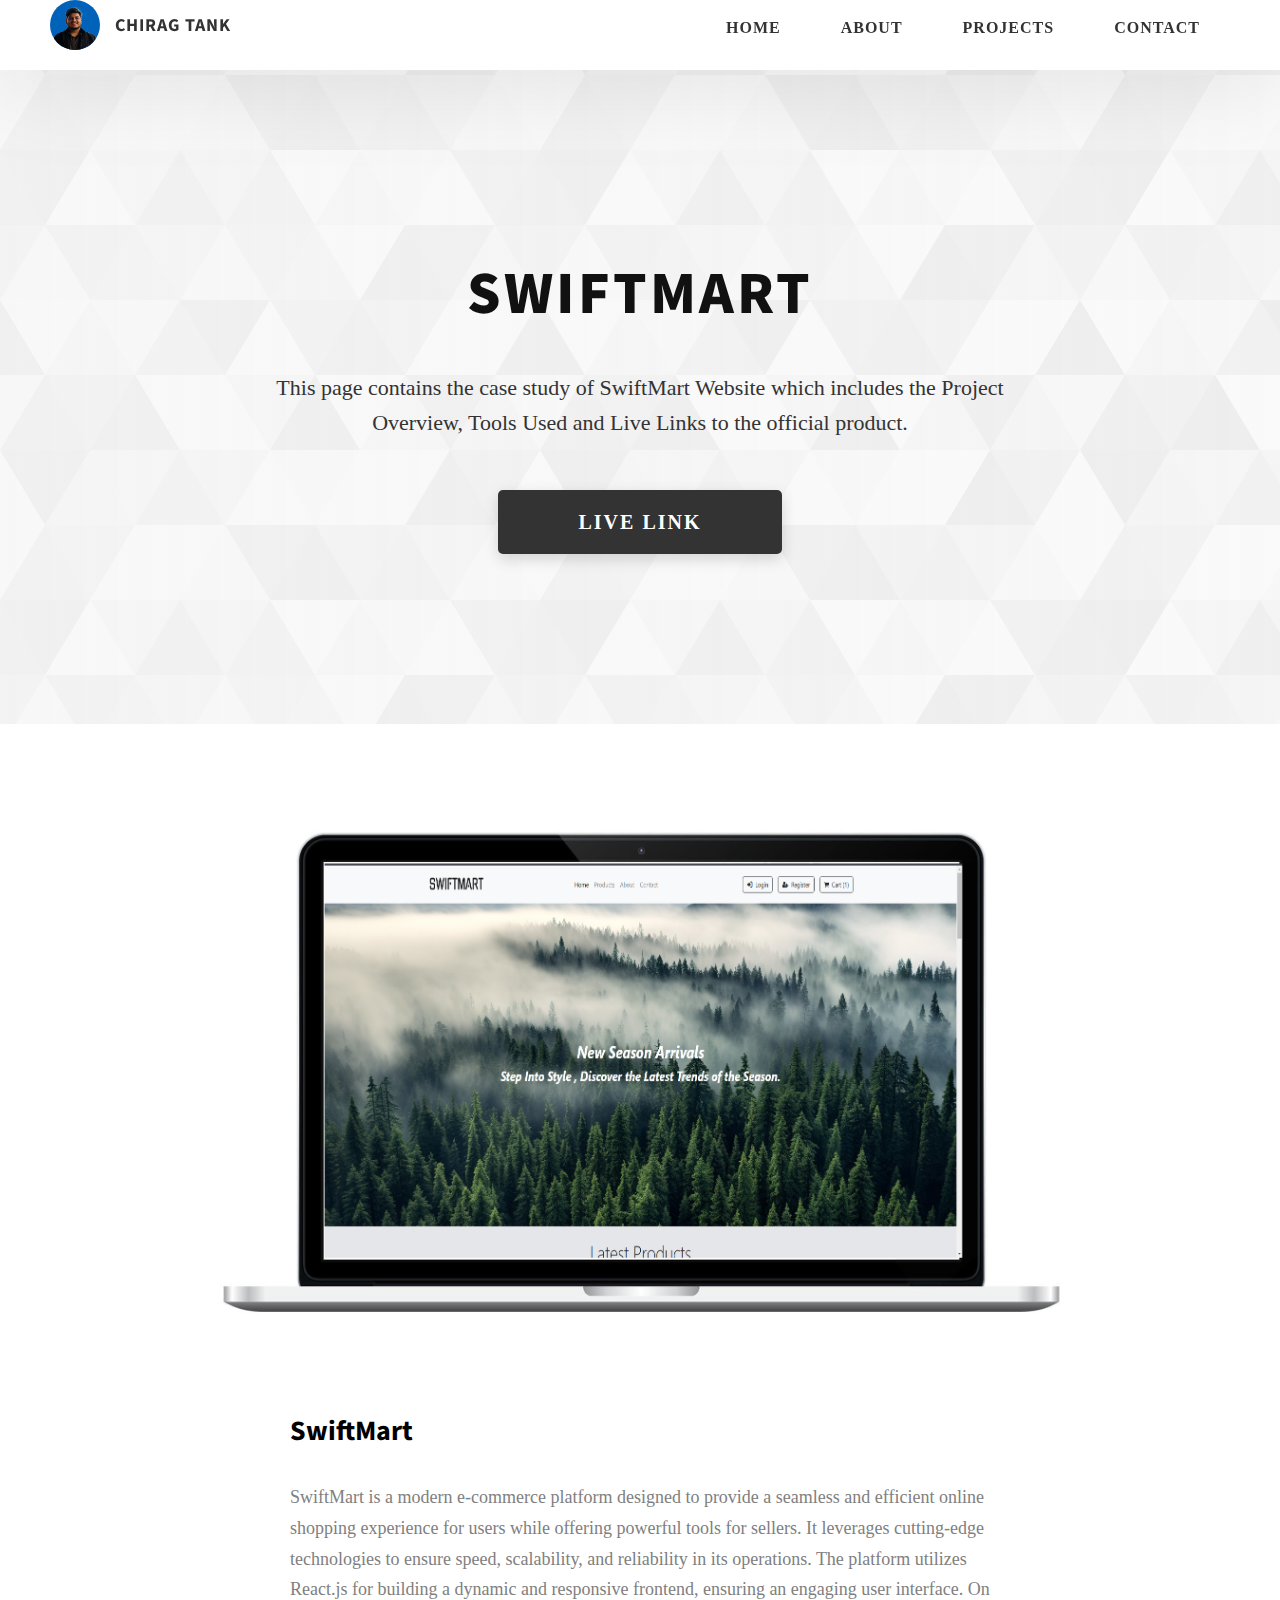
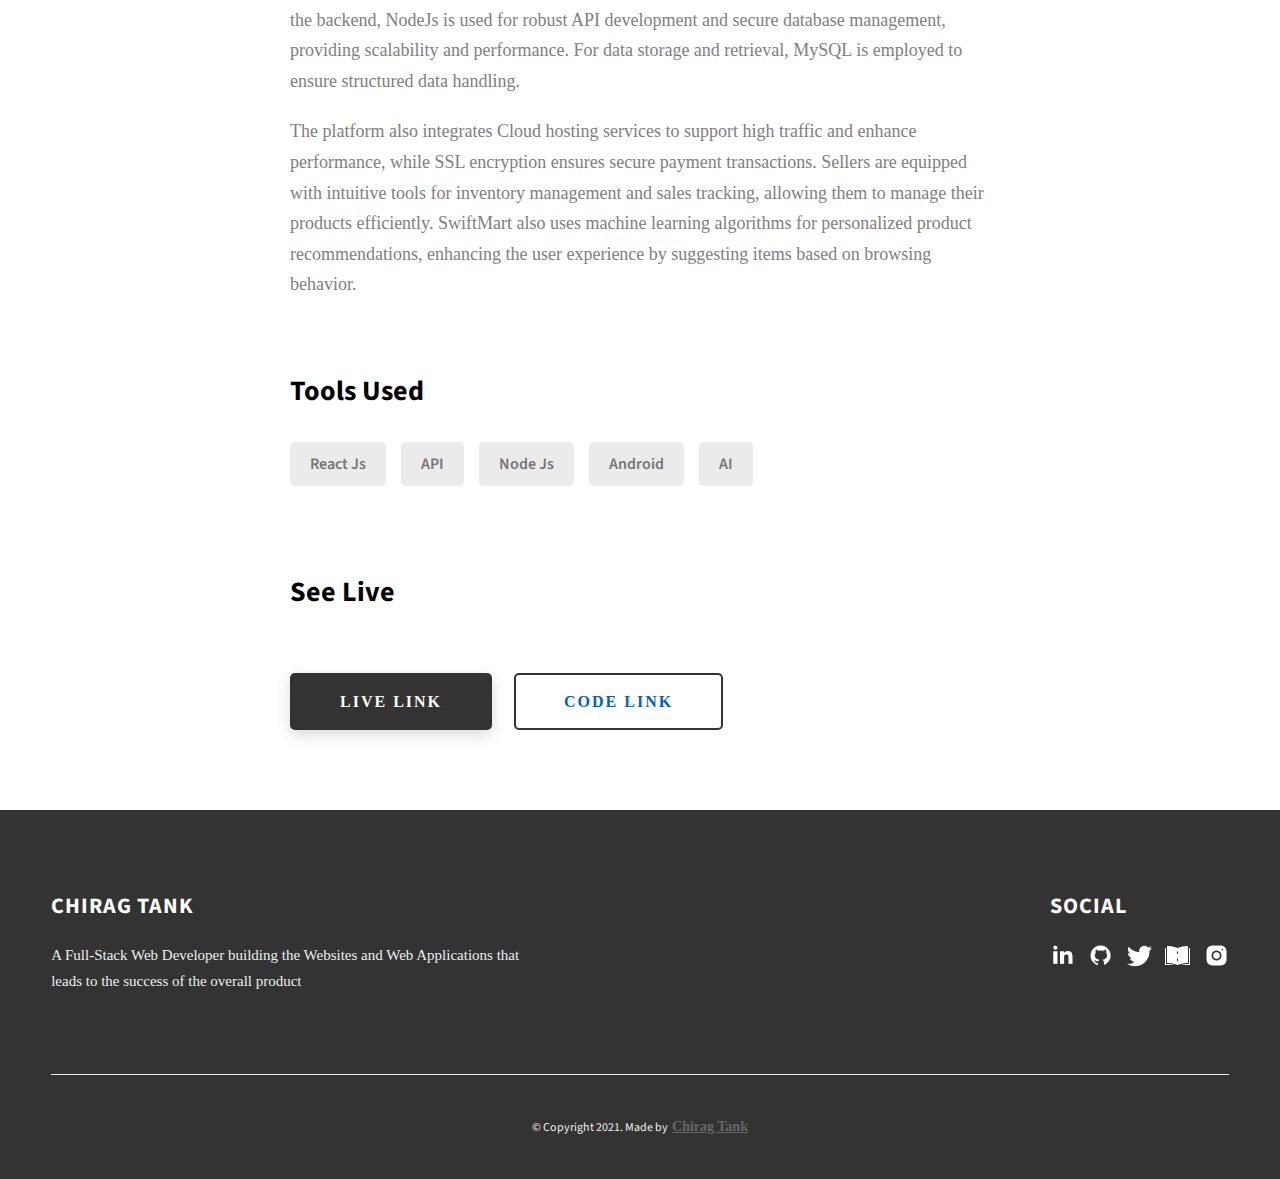
<file: project-2.html>
<!DOCTYPE html>
<html lang="en">
  <head>
    <meta charset="UTF-8" />
    <meta name="viewport" content="width=device-width, initial-scale=1.0" />
    <meta http-equiv="X-UA-Compatible" content="ie=edge" />
    <title>Case Study of Project 2</title>
    <meta name="description" content="Case study page of Project" />

    <link rel="stylesheet" href="css/style.css" />

    <link rel="preconnect" href="https://fonts.googleapis.com" />
    <link rel="preconnect" href="https://fonts.gstatic.com" crossorigin />
    <link
      href="https://fonts.googleapis.com/css2?family=Source+Sans+Pro:wght@400;600;700;900&display=swap"
      rel="stylesheet"
    />
  </head>
  <body>
    <header class="header">
      <div class="header__content">
        <div class="header__logo-container">
          <div class="header__logo-img-cont">
            <img
              src="./assets/png/ME.png"
              alt="Ram Maheshwari Logo Image"
              class="header__logo-img"
            />
          </div>
          <span class="header__logo-sub">Chirag Tank</span>
        </div>
        <div class="header__main">
          <ul class="header__links">
            <li class="header__link-wrapper">
              <a href="./index.html" class="header__link"> Home </a>
            </li>
            <li class="header__link-wrapper">
              <a href="./index.html#about" class="header__link">About </a>
            </li>
            <li class="header__link-wrapper">
              <a href="./index.html#projects" class="header__link">
                Projects
              </a>
            </li>
            <li class="header__link-wrapper">
              <a href="./index.html#contact" class="header__link"> Contact </a>
            </li>
          </ul>
          <div class="header__main-ham-menu-cont">
            <img
              src="./assets/svg/ham-menu.svg"
              alt="hamburger menu"
              class="header__main-ham-menu"
            />
            <img
              src="./assets/svg/ham-menu-close.svg"
              alt="hamburger menu close"
              class="header__main-ham-menu-close d-none"
            />
          </div>
        </div>
      </div>
      <div class="header__sm-menu">
        <div class="header__sm-menu-content">
          <ul class="header__sm-menu-links">
            <li class="header__sm-menu-link">
              <a href="./index.html"> Home </a>
            </li>

            <li class="header__sm-menu-link">
              <a href="./index.html#about"> About </a>
            </li>

            <li class="header__sm-menu-link">
              <a href="./index.html#projects"> Projects </a>
            </li>

            <li class="header__sm-menu-link">
              <a href="./index.html#contact"> Contact </a>
            </li>
          </ul>
        </div>
      </div>
    </header>
    <section class="project-cs-hero">
      <div class="project-cs-hero__content">
        <h1 class="heading-primary">SwiftMart</h1>
        <div class="project-cs-hero__info">
          <p class="text-primary">
            This page contains the case study of SwiftMart Website which includes the Project Overview, Tools Used and Live Links to the official product.
          </p>
        </div>
        <div class="project-cs-hero__cta">
          <a href="https://ecommerce-website-kr4b-fi0yblb9y-chirag-tank1971s-projects.vercel.app" class="btn btn--bg" target="_blank">Live Link</a>
        </div>
      </div>
    </section>
    <section class="project-details">
      <div class="main-container">
        <div class="project-details__content">
          <div class="project-details__showcase-img-cont">
            <img
              src="./assets/jpeg/Project-2.jpg"
              alt="Project Image"
              class="project-details__showcase-img"
            />
          </div>
          <div class="project-details__content-main">
            <div class="project-details__desc">
              <h3 class="project-details__content-title">SwiftMart</h3>
              <p class="project-details__desc-para">
                SwiftMart is a modern e-commerce platform designed to provide a seamless and efficient online shopping experience for users while offering powerful tools for sellers. It leverages cutting-edge technologies to ensure speed, scalability, and reliability in its operations. The platform utilizes React.js for building a dynamic and responsive frontend, ensuring an engaging user interface. On the backend, NodeJs is used for robust API development and secure database management, providing scalability and performance. For data storage and retrieval, MySQL is employed to ensure structured data handling.
              </p>
              <p class="project-details__desc-para">
                The platform also integrates Cloud hosting services to support high traffic and enhance performance, while SSL encryption ensures secure payment transactions. Sellers are equipped with intuitive tools for inventory management and sales tracking, allowing them to manage their products efficiently. SwiftMart also uses machine learning algorithms for personalized product recommendations, enhancing the user experience by suggesting items based on browsing behavior.
              </p>
            </div>
            <div class="project-details__tools-used">
              <h3 class="project-details__content-title">Tools Used</h3>
              <div class="skills">
                <div class="skills__skill">React Js</div>
                <div class="skills__skill">API</div>
                <div class="skills__skill">Node Js</div>
                <div class="skills__skill">Android</div>
                <div class="skills__skill">AI </div>
              </div>
            </div>
            <div class="project-details__links">
              <h3 class="project-details__content-title">See Live</h3>
              <a
                href="https://ecommerce-website-kr4b-fi0yblb9y-chirag-tank1971s-projects.vercel.app"
                class="btn btn--med btn--theme project-details__links-btn"
                target="_blank"
                >Live Link</a
              >
              <a
                href="https://github.com/Chirag-Tank1971/Ecommerce_website.git"
                class="btn btn--med btn--theme-inv project-details__links-btn"
                target="_blank"
                >Code Link</a
              >
            </div>
          </div>
        </div>
      </div>
    </section>
    <footer class="main-footer">
      <div class="main-container">
        <div class="main-footer__upper">
          <div class="main-footer__row main-footer__row-1">
            <h2 class="heading heading-sm main-footer__heading-sm">
              <span>Social</span>
            </h2>
            <div class="main-footer__social-cont">
              <a target="_blank" rel="noreferrer" href="https://www.linkedin.com/in/chirag-tank-72220919b/">
                <img
                  class="main-footer__icon"
                  src="./assets/png/linkedin-ico-2.png"
                  alt="icon"
                />
              </a>
              <a target="_blank" rel="noreferrer" href="https://github.com/Chirag23Tank">
                <img
                  class="main-footer__icon"
                  src="./assets/png/github-ico-2.png"
                  alt="icon"
                />
              </a>
              <a target="_blank" rel="noreferrer" href="https://x.com/ChiragT38130967">
                <img
                  class="main-footer__icon"
                  src="./assets/png/twitter-ico-2.png"
                  alt="icon"
                />
              </a>
              <a target="_blank" rel="noreferrer" href="https://dev.to/chirag_tank">
                <img
                  class="main-footer__icon"
                  src="./assets/png/dev.png"
                  alt="icon"
                />
              </a>
              <a target="_blank" rel="noreferrer" href="https://www.instagram.com/chirag20_03/">
                <img
                  class="main-footer__icon main-footer__icon--mr-none"
                  src="./assets/png/insta-ico-2.png"
                  alt="icon"
                />
              </a>
            </div>
          </div>
          <div class="main-footer__row main-footer__row-2">
            <h4 class="heading heading-sm text-lt">Chirag Tank</h4>
            <p class="main-footer__short-desc">
              A Full-Stack Web Developer building the  Websites and Web Applications that leads to the success of the overall product
            </p>
          </div>
        </div>

        
        <div class="main-footer__lower">
          &copy; Copyright 2021. Made by
          <a rel="noreferrer" target="_blank" href="#"
            >Chirag Tank</a
          >
        </div>
      </div>
    </footer>
    <script src="./index.js"></script>
  </body>
</html>
</file>
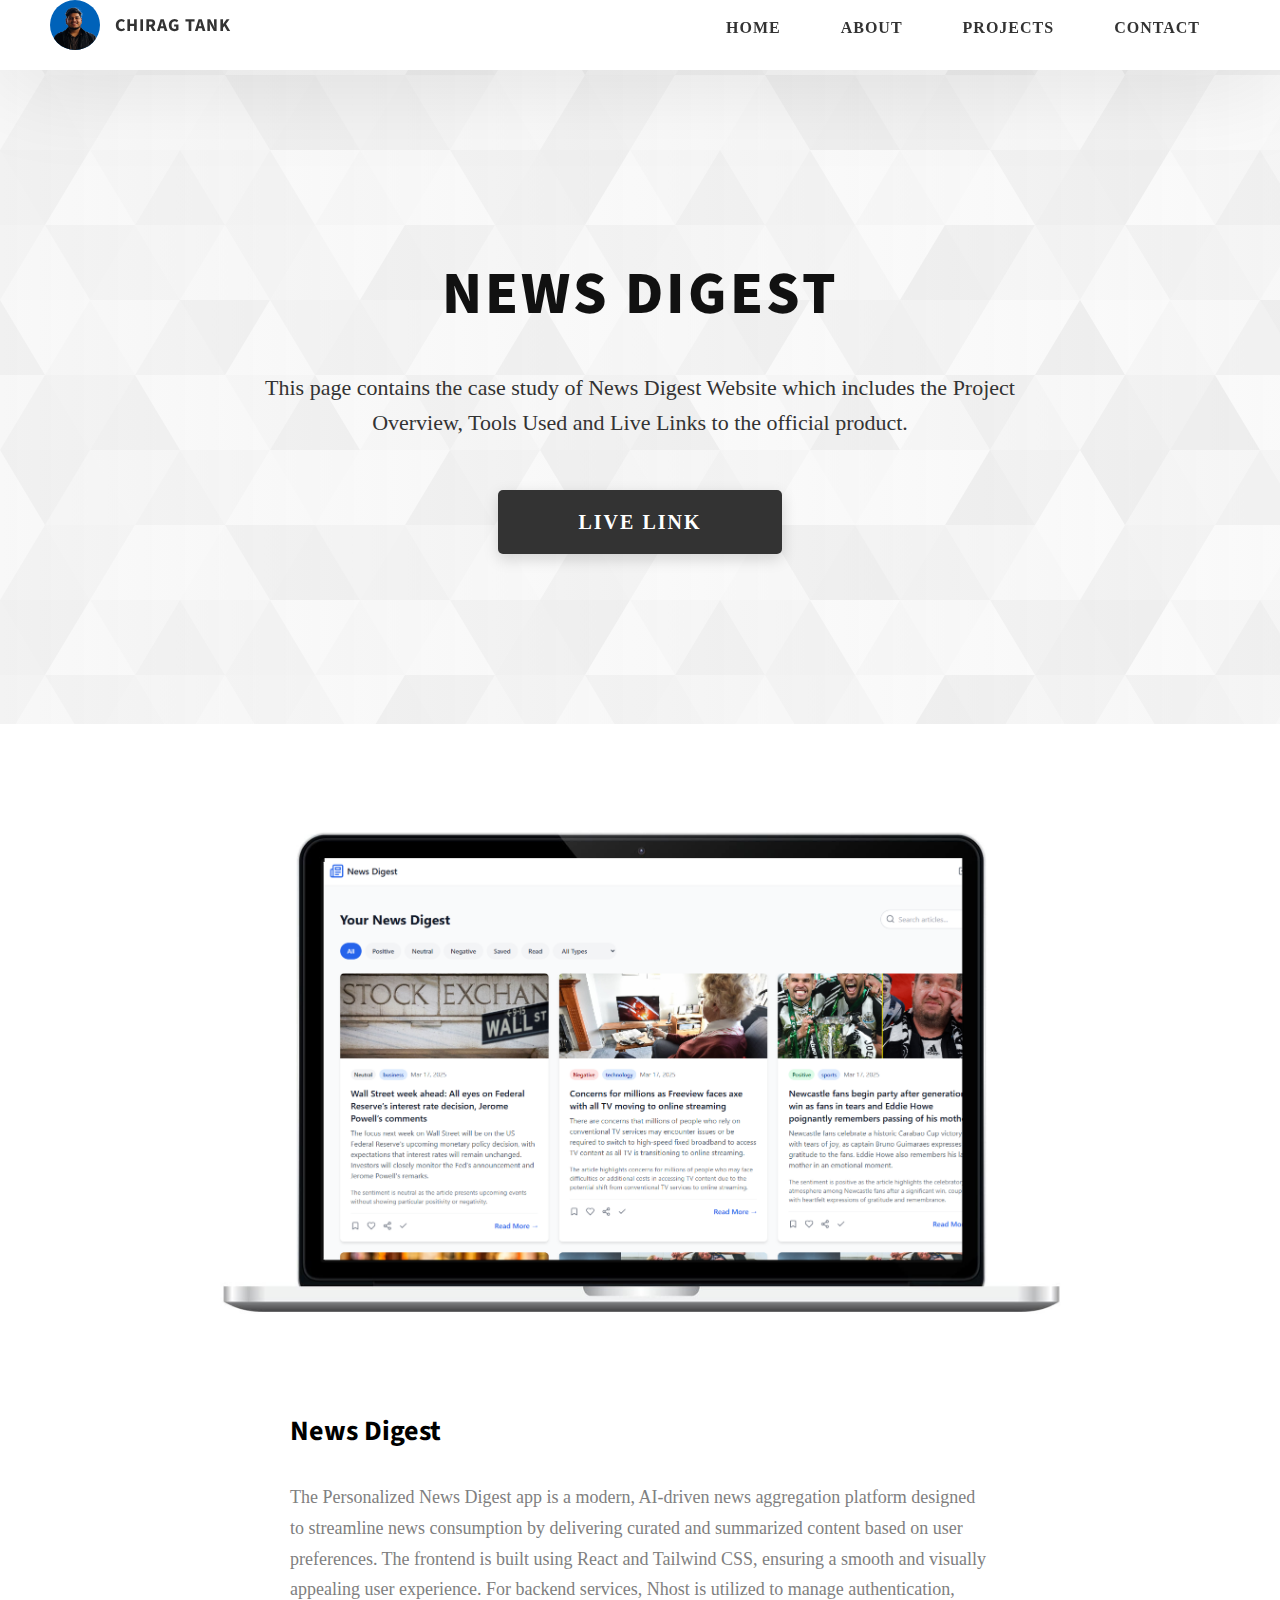
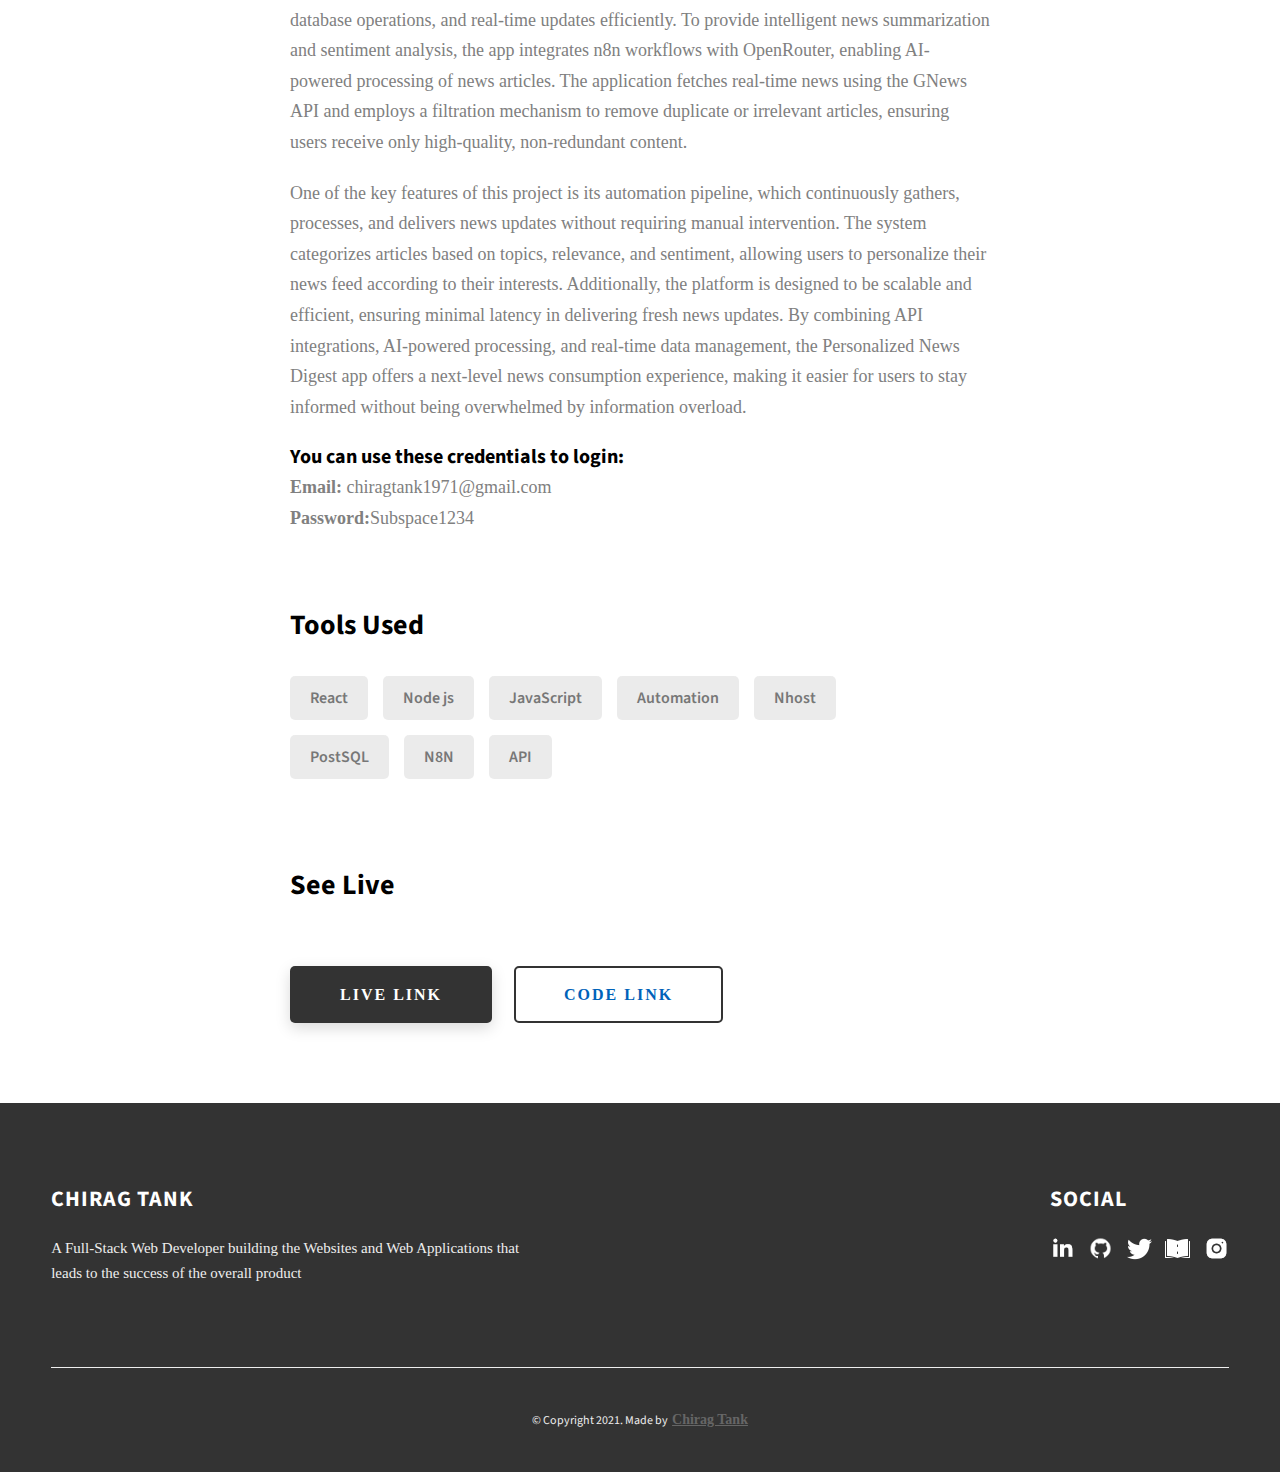
<file: project-3.html>
<!DOCTYPE html>
<html lang="en">
  <head>
    <meta charset="UTF-8" />
    <meta name="viewport" content="width=device-width, initial-scale=1.0" />
    <meta http-equiv="X-UA-Compatible" content="ie=edge" />
    <title>Case Study of Skillfolio</title>
    <meta name="description" content="Case study page of Project" />

    <link rel="stylesheet" href="css/style.css" />

    <link rel="preconnect" href="https://fonts.googleapis.com" />
    <link rel="preconnect" href="https://fonts.gstatic.com" crossorigin />
    <link
      href="https://fonts.googleapis.com/css2?family=Source+Sans+Pro:wght@400;600;700;900&display=swap"
      rel="stylesheet"
    />
  </head>
  <body>
    <header class="header">
      <div class="header__content">
        <div class="header__logo-container">
          <div class="header__logo-img-cont">
            <img
              src="./assets/png/ME.png"
              alt="Ram Maheshwari Logo Image"
              class="header__logo-img"
            />
          </div>
          <span class="header__logo-sub">Chirag Tank</span>
        </div>
        <div class="header__main">
          <ul class="header__links">
            <li class="header__link-wrapper">
              <a href="./index.html" class="header__link"> Home </a>
            </li>
            <li class="header__link-wrapper">
              <a href="./index.html#about" class="header__link">About </a>
            </li>
            <li class="header__link-wrapper">
              <a href="./index.html#projects" class="header__link">
                Projects
              </a>
            </li>
            <li class="header__link-wrapper">
              <a href="./index.html#contact" class="header__link"> Contact </a>
            </li>
          </ul>
          <div class="header__main-ham-menu-cont">
            <img
              src="./assets/svg/ham-menu.svg"
              alt="hamburger menu"
              class="header__main-ham-menu"
            />
            <img
              src="./assets/svg/ham-menu-close.svg"
              alt="hamburger menu close"
              class="header__main-ham-menu-close d-none"
            />
          </div>
        </div>
      </div>
      <div class="header__sm-menu">
        <div class="header__sm-menu-content">
          <ul class="header__sm-menu-links">
            <li class="header__sm-menu-link">
              <a href="./index.html"> Home </a>
            </li>

            <li class="header__sm-menu-link">
              <a href="./index.html#about"> About </a>
            </li>

            <li class="header__sm-menu-link">
              <a href="./index.html#projects"> Projects </a>
            </li>

            <li class="header__sm-menu-link">
              <a href="./index.html#contact"> Contact </a>
            </li>
          </ul>
        </div>
      </div>
    </header>
    <section class="project-cs-hero">
      <div class="project-cs-hero__content">
        <h1 class="heading-primary">News Digest</h1>
        <div class="project-cs-hero__info">
          <p class="text-primary">
            This page contains the case study of News Digest Website which includes the Project Overview, Tools Used and Live Links to the official product.
          </p>
        </div>
        <div class="project-cs-hero__cta">
          <a href="https://newsdigestapp.netlify.app/" class="btn btn--bg" target="_blank">Live Link</a>
        </div>
      </div>
    </section>
    <section class="project-details">
      <div class="main-container">
        <div class="project-details__content">
          <div class="project-details__showcase-img-cont">
            <img
              src="./assets/jpeg/Project-3.png"
              alt="Project Image"
              class="project-details__showcase-img"
            />
          </div>
          <div class="project-details__content-main">
            <div class="project-details__desc">
              <h3 class="project-details__content-title">News Digest</h3>
              <p class="project-details__desc-para">
                The Personalized News Digest app is a modern, AI-driven news aggregation platform designed to streamline news consumption by delivering curated and summarized content based on user preferences. The frontend is built using React and Tailwind CSS, ensuring a smooth and visually appealing user experience. For backend services, Nhost is utilized to manage authentication, database operations, and real-time updates efficiently.

                To provide intelligent news summarization and sentiment analysis, the app integrates n8n workflows with OpenRouter, enabling AI-powered processing of news articles. The application fetches real-time news using the GNews API and employs a filtration mechanism to remove duplicate or irrelevant articles, ensuring users receive only high-quality, non-redundant content.
              </p>
              <p class="project-details__desc-para">
                One of the key features of this project is its automation pipeline, which continuously gathers, processes, and delivers news updates without requiring manual intervention. The system categorizes articles based on topics, relevance, and sentiment, allowing users to personalize their news feed according to their interests. Additionally, the platform is designed to be scalable and efficient, ensuring minimal latency in delivering fresh news updates.

                By combining API integrations, AI-powered processing, and real-time data management, the Personalized News Digest app offers a next-level news consumption experience, making it easier for users to stay informed without being overwhelmed by information overload.

                <h1>You can use these credentials to login:</h1>
                <p class="project-details__desc-para">
                <strong>Email:</strong> chiragtank1971@gmail.com<br>
                 <strong>Password:</strong>Subspace1234</p>
              </p>
            </div>
            <div class="project-details__tools-used">
              <h3 class="project-details__content-title">Tools Used</h3>
              <div class="skills">
                <div class="skills__skill">React</div>
                <div class="skills__skill">Node js</div>
                <div class="skills__skill">JavaScript</div>
                <div class="skills__skill">Automation</div>
                <div class="skills__skill">Nhost</div>
                <div class="skills__skill">PostSQL</div>
                <div class="skills__skill">N8N</div>
                <div class="skills__skill">API</div>


              </div>
            </div>
            <div class="project-details__links">
              <h3 class="project-details__content-title">See Live</h3>
              <a
                href="https://newsdigestapp.netlify.app/"
                class="btn btn--med btn--theme project-details__links-btn"
                target="_blank"
                >Live Link</a
              >
              <a
                href="https://github.com/Chirag-Tank1971/SkillFolio.git"
                class="btn btn--med btn--theme-inv project-details__links-btn"
                target="_blank"
                >Code Link</a
              >
            </div>
          </div>
        </div>
      </div>
    </section>
    <footer class="main-footer">
      <div class="main-container">
        <div class="main-footer__upper">
          <div class="main-footer__row main-footer__row-1">
            <h2 class="heading heading-sm main-footer__heading-sm">
              <span>Social</span>
            </h2>
            <div class="main-footer__social-cont">
              <a target="_blank" rel="noreferrer" href="https://www.linkedin.com/in/chirag-tank-72220919b/">
                <img
                  class="main-footer__icon"
                  src="./assets/png/linkedin-ico-2.png"
                  alt="icon"
                />
              </a>
              <a target="_blank" rel="noreferrer" href="https://github.com/Chirag23Tank">
                <img
                  class="main-footer__icon"
                  src="./assets/png/github-ico-2.png"
                  alt="icon"
                />
              </a>
              <a target="_blank" rel="noreferrer" href="https://x.com/ChiragT38130967">
                <img
                  class="main-footer__icon"
                  src="./assets/png/twitter-ico-2.png"
                  alt="icon"
                />
              </a>
              <a target="_blank" rel="noreferrer" href="https://dev.to/chirag_tank">
                <img
                  class="main-footer__icon"
                  src="./assets/png/dev.png"
                  alt="icon"
                />
              </a>
              <a target="_blank" rel="noreferrer" href="https://www.instagram.com/chirag20_03/">
                <img
                  class="main-footer__icon main-footer__icon--mr-none"
                  src="./assets/png/insta-ico-2.png"
                  alt="icon"
                />
              </a>
            </div>
          </div>
          <div class="main-footer__row main-footer__row-2">
            <h4 class="heading heading-sm text-lt">Chirag Tank</h4>
            <p class="main-footer__short-desc">
              A Full-Stack Web Developer building the  Websites and Web Applications that leads to the success of the overall product
            </p>
          </div>
        </div>

        
        <div class="main-footer__lower">
          &copy; Copyright 2021. Made by
          <a rel="noreferrer" target="_blank" href="#"
            >Chirag Tank</a
          >
        </div>
      </div>
    </footer>
    <script src="./index.js"></script>
  </body>
</html>
</file>
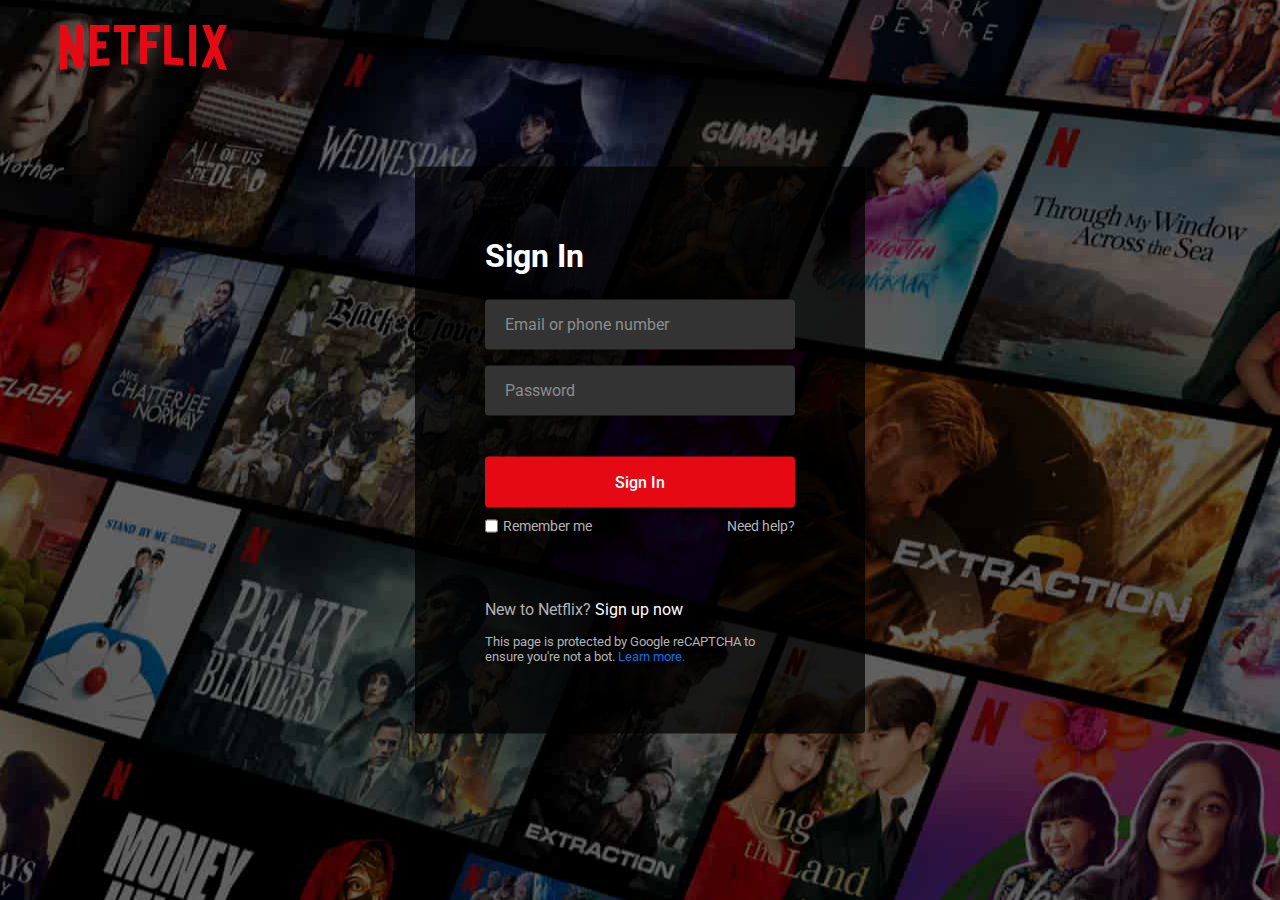
<file: Projects/Netflix-Clone/login.html>
<!DOCTYPE html>
<!-- Coding By CodingNepal - www.codingnepalweb.com -->
<html lang="en">
<head>
    <meta charset="UTF-8">
    <meta name="viewport" content="width=device-width, initial-scale=1.0">
    <link rel="shortcut icon" href="./images/netflix.png" type="image/x-icon">
    <title>Netflix</title>
    <link rel="stylesheet" href="loginstyle.css">
</head>
<body>
    <nav>
        <a href="#"><img src="images/logo.svg" alt="logo"></a>
    </nav>
    <div class="form-wrapper">
        <h2>Sign In</h2>
        <form action="#">
            <div class="form-control">
                <input type="text" required>
                <label>Email or phone number</label>
            </div>
            <div class="form-control">
                <input type="password" required>
                <label>Password</label>
            </div>
            <button type="submit">Sign In</button>
            <div class="form-help"> 
                <div class="remember-me">
                    <input type="checkbox" id="remember-me">
                    <label for="remember-me">Remember me</label>
                </div>
                <a href="#">Need help?</a>
            </div>
        </form>
        <p>New to Netflix? <a href="index.html">Sign up now</a></p>
        <small>
            This page is protected by Google reCAPTCHA to ensure you're not a bot. 
            <a href="#">Learn more.</a>
        </small>
    </div>
</body>
</html>
</file>
<file: css/style.css>
*,
*::after,
*::before {
  margin: 0;
  padding: 0;
  box-sizing: inherit;
  font-family: inherit; }

html {
  font-size: 62.5%;
  scroll-behavior: smooth; }
  @media only screen and (max-width: 75em) {
    html {
      font-size: 59%; } }
  @media only screen and (max-width: 56.25em) {
    html {
      font-size: 56%; } }
  @media only screen and (min-width: 112.5em) {
    html {
      font-size: 65%; } }

body {
  box-sizing: border-box;
  position: relative;
  line-height: 1.5;
  font-family: sans-serif;
  overflow-x: hidden;
  overflow-y: scroll;
  font-family: 'Source Sans Pro', sans-serif; }

a {
  text-decoration: none;
  color: inherit; }

li {
  list-style: none; }

input:focus,
button:focus,
a:focus,
textarea:focus {
  outline: none; }

button {
  border: none;
  cursor: pointer; }

textarea {
  resize: none; }

.heading-primary {
  font-size: 6rem;
  text-transform: uppercase;
  letter-spacing: 3px;
  font-weight: 800;
  color: #111;
  text-align: center; }
  @media only screen and (max-width: 37.5em) {
    .heading-primary {
      font-size: 4.5rem; } }

.heading-sec__mb-bg {
  margin-bottom: 11rem; }
  @media only screen and (max-width: 56.25em) {
    .heading-sec__mb-bg {
      margin-bottom: 8rem; } }

.heading-sec__mb-med {
  margin-bottom: 9rem; }
  @media only screen and (max-width: 56.25em) {
    .heading-sec__mb-med {
      margin-bottom: 8rem; } }

.heading-sec__main {
  display: block;
  font-size: 4rem;
  text-transform: uppercase;
  letter-spacing: 1px;
  letter-spacing: 3px;
  text-align: center;
  margin-bottom: 3.5rem;
  position: relative; }
  .heading-sec__main--lt {
    color: black; }
    .heading-sec__main--lt::after {
      content: '';
      background: #7843E9 !important; }
  .heading-sec__main::after {
    content: '';
    position: absolute;
    top: calc(100% + 1.5rem);
    height: 5px;
    width: 3rem;
    background: #7843E9;
    left: 50%;
    transform: translateX(-50%);
    border-radius: 5px; }
    @media only screen and (max-width: 37.5em) {
      .heading-sec__main::after {
        top: calc(100% + 1.2rem); } }

.heading-sec__sub {
  display: block;
  text-align: center;
  color: rgb(124, 121, 121);
  font-size: 2rem;
  font-weight: 500;
  max-width: 80rem;
  margin: auto;
  line-height: 1.6; }
  @media only screen and (max-width: 37.5em) {
    .heading-sec__sub {
      font-size: 1.8rem; } }
  .heading-sec__sub--lt {
    color: rgb(87, 86, 86); }

.heading-sm {
  font-size: 2.2rem;
  text-transform: uppercase;
  letter-spacing: 1px; }

.main-container {
  max-width: 120rem;
  margin: auto;
  width: 92%; }

.btn {
  background: #333333;
  color: white;
  text-transform: uppercase;
  letter-spacing: 2px;
  display: inline-block;
  font-weight: 700;
  border-radius: 5px;
  box-shadow: 0 5px 15px 0 rgba(0, 0, 0, 0.15);
  transition: transform 0.5s; }
  .btn:hover {
    transform: translateY(-8px);
    box-shadow: rgba(0, 0, 0, 0.25) 0px 14px 28px, rgba(0, 0, 0, 0.22) 0px 10px 10px; }
  .btn--bg {
    padding: 1.5rem 8rem;
    font-size: 2rem; }
  .btn--med {
    padding: 1.5rem 5rem;
    font-size: 1.6rem;
  margin-top: 30px; }
  .btn--theme {
    background: #333333;
    color: #fff; }
  .btn--theme-inv {
    color: #0062b9;
    background: #fff;
    border: 2px solid #333333;
    box-shadow: none;
    padding: calc(1.5rem - 2px) calc(5rem - 2px); }

.sec-pad {
  padding: 12rem 0; }
  @media only screen and (max-width: 56.25em) {
    .sec-pad {
      padding: 8rem 0; } }

.text-primary {
  color: #333;
  font-size: 2.2rem;
  margin: auto;
  text-align: center;
  width: 95%;
  line-height: 1.6; }
  @media only screen and (max-width: 37.5em) {
    .text-primary {
      font-size: 2.2rem; } }

.d-none {
  display: none; }


.home-hero {
  opacity: 0;
    transform: translateY(70px);
    animation: slideInUp 1s ease-out forwards;
  color: black;
  background: linear-gradient(to right, rgba(245, 245, 245, 0.699), rgba(245, 245, 245, 0.548)), 
  url(../assets/svg/common-bg.svg);
  background-position: center;
  height: 100vh;
  min-height: 80rem;
  max-height: 120rem;
  position: relative; }
  @keyframes slideInUp {
    0% {
        opacity: 0;
        transform: translateY(50px);
    }
    100% {
        opacity: 1;
        transform: translateY(0);
    }
}
  @media only screen and (max-width: 37.5em) {
    .home-hero {
      height: unset;
      min-height: unset; } }
  .home-hero__socials {
    background-color: white;
    box-shadow: rgba(100, 100, 111, 0.2) 0px 7px 29px;
    position: absolute;
    top: 34%;
    border: 2px solid #eee;
    border-left: 2px solid #eee; 
    transition: all 0.8s;};
    @media only screen and (max-width: 56.25em) {
      .home-hero__socials {
        display: none; } }
  .home-hero__mouse-scroll-cont {
    position: absolute;
    bottom: 3%;
    left: 50%;
    transform: translateX(-50%); }
    @media only screen and (max-width: 37.5em) {
      .home-hero__mouse-scroll-cont {
        display: none; } }
  .home-hero__social {
    width: 5rem; }
    



  .home-hero__social-icon-link {
    width: 100%;
    display: block;
    padding: 0.8rem;
    border-radius: 9px;
    border-bottom: 2px solid #eee;
    transition: all .3s; }
    .home-hero__social-icon-link:hover {
      background: rgba(120,67,233,0.2); }
    .home-hero__social-icon-link--bd-none {
      border-bottom: 0; }
  .home-hero__social-icon {
    width: 100%; }
  .home-hero__content {
    position: absolute;
    top: 50%;
    left: 50%;
    transform: translate(-50%, -50%);
    max-width: 90rem;
    width: 92%;
    }
    @media only screen and (max-width: 37.5em) {
      .home-hero__content {
        padding: 19rem 0 13rem 0;
        margin: auto;
        position: static;
        transform: translate(0, 0); } }
  .home-hero__info {
    margin: 3rem auto 0 auto;
    max-width: 80rem; }


  .add {
    width: 84px;
    height: 84px;
    position: relative;
    display: flex;
    flex-direction: column;
    flex-wrap: wrap;
    transform: scale(0.7);
    left: 430px;
    top: 100px;
    transform-origin: 50% 50%;
    transition: transform 0.4s ease;
  }
  .add a {
    display: block;
    position: relative;
    width: 50%;
    padding-bottom: 50%;
    background: #333333;
    -webkit-backface-visibility: hidden;
    transition: border-radius 0.3s ease, transform 0.2s ease;
  }
  
  .add a svg {
    display: block;
    width: 14px;
    height: 14px;
    position: absolute;
    left: 50%;
    top: 50%;
    margin: -7px 0 0 -7px;
    opacity: 0;
    fill: #fff;
    transform: scale(0.6) rotate(-45deg);
    transition: all 0.15s ease;
    -webkit-backface-visibility: hidden;
  }
  .add a:nth-child(1) {
    border-radius: 8px 0 0 0;
  }
  .add a:nth-child(2) {
    border-radius: 0 0 0 8px;
  }
  .add a:nth-child(3) {
    border-radius: 0 8px 0 0;
  }
  .add a:nth-child(4) {
    border-radius: 0 0 8px 0;
  }
  .add:before, .add:after {
    content: "";
    width: 28px;
    height: 6px;
    border-radius: 3px;
    background: #fff;
    position: absolute;
    left: 50%;
    top: 50%;
    display: block;
    z-index: 1;
    transform-origin: 50% 50%;
    transition: transform 0.25s ease;
  }
  .add:before {
    transform: translate(-50%, -50%) scaleY(0.76);
  }
  .add:after {
    transform: translate(-50%, -50%) rotate(90deg) scaleY(0.76);
  }
  .add:hover {
    transform: scale(1) rotate(45deg);
    transition: transform 0.4s ease 0.1s;
  }
  .add:hover:before {
    transform: translate(-50%, -50%) scaleY(0.76) scaleX(3);
  }
  .add:hover:after {
    transform: translate(-50%, -50%) rotate(90deg) scaleY(0.76) scaleX(3);
  }
  .add:hover a {
    --scale: 1;
    pointer-events: none;
    border-radius: 50%;
    -webkit-animation: pointerEvent 0s linear forwards 0.4s;
            animation: pointerEvent 0s linear forwards 0.4s;
    transition: border-radius 0.15s ease 0.1s, transform 0.25s ease 0.15s;
  }
  .add:hover a:nth-child(1) {
    transform: translate(-6px, -6px) scale(var(--scale));
  }
  .add:hover a:nth-child(2) {
    transform: translate(-6px, 6px) scale(var(--scale));
  }
  .add:hover a:nth-child(3) {
    transform: translate(6px, -6px) scale(var(--scale));
  }
  .add:hover a:nth-child(4) {
    transform: translate(6px, 6px) scale(var(--scale));
  }
  .add:hover a svg {
    opacity: 0.7;
    transition: all 0.3s ease 0.2s;
    transform: scale(1) rotate(-45deg);
  }
  .add:hover a:hover {
    color: white;
    --scale: 1.2;
    transition: border-radius 0.2s ease 0.1s, transform 0.25s ease 0s;
  }
  .add:hover a:hover svg {
    opacity: 1;
    transition: all 0.3s ease 0s;
  }
  
  @-webkit-keyframes pointerEvent {
    100% {
      pointer-events: auto;
    }
  }
  
  @keyframes pointerEvent {
    100% {
      pointer-events: auto;
    }
  }

.about {
  background: #fafafa; }
  .about__content {
    display: grid;
    grid-template-columns: 1fr 1fr;
    grid-gap: 10rem; }
    @media only screen and (max-width: 56.25em) {
      .about__content {
        grid-template-columns: 1fr;
        grid-gap: 8rem; } }
    .about__content-title {
      font-weight: 700;
      font-size: 2.8rem;
      margin-bottom: 3rem; }
      @media only screen and (max-width: 37.5em) {
        .about__content-title {
          font-size: 2.4rem; } }
    .about__content-details-para {
      font-size: 1.8rem;
      color: grey;
      max-width: 60rem;
      line-height: 1.7;
      margin-bottom: 1rem; }
      .about__content-details-para--hl {
        font-weight: 700;
        margin: 0 3px; }
      .about__content-details-para:last-child {
        margin-bottom: 4rem; }

.projects__row {
  display: grid;
  grid-template-columns: 1.5fr 1fr;
  grid-gap: 5rem;
  margin-bottom: 11rem; }
  @media only screen and (max-width: 56.25em) {
    .projects__row {
      grid-template-columns: 1fr;
      grid-gap: 2rem;
      margin-bottom: 8rem; } }
  @media only screen and (max-width: 56.25em) {
    .projects__row {
      text-align: center; } }
  .projects__row:last-child {
    margin-bottom: 0; }
  .projects__row-img-cont {
    position: relative;
    overflow: hidden; }
  .projects__row-img {
    position:relative;
    width: 100%;
    display: block;
    object-position: center;
    object-fit: cover; }
  .projects__row-content {
    padding: 2rem 0;
    display: flex;
    justify-content: center;
    flex-direction: column;
    align-items: flex-start; }
    .project-shot{
      position: absolute;
      transform: translateX(100px);
      z-index: 20;
      width: 100%;
      height: 100%;
      object-fit: cover;
    }
    @media only screen and (max-width: 56.25em) {
      .projects__row-content {
        align-items: center; } }
    .projects__row-content-title {
      font-weight: 700;
      font-size: 2.8rem;
      margin-bottom: 2rem; }
      @media only screen and (max-width: 37.5em) {
        .projects__row-content-title {
          font-size: 2.4rem; } }
    .projects__row-content-desc {
      font-size: 1.8rem;
      color: grey;
      max-width: 60rem;
      line-height: 1.7;
      margin-bottom: 3rem; }
      @media only screen and (max-width: 37.5em) {
        .projects__row-content-desc {
          font-size: 1.7rem; } }

        
.wrap-contact100 {
  width: 800px;
  position: relative;
  left: 270px;
  background: #fff;
  border-radius: 10px;
  overflow: hidden;
  padding: 62px 55px 65px 55px;

  box-shadow: 0 3px 20px 0px rgba(0, 0, 0, 0.1);
  -moz-box-shadow: 0 3px 20px 0px rgba(0, 0, 0, 0.1);
  -webkit-box-shadow: 0 3px 20px 0px rgba(0, 0, 0, 0.1);
  -o-box-shadow: 0 3px 20px 0px rgba(0, 0, 0, 0.1);
  -ms-box-shadow: 0 3px 20px 0px rgba(0, 0, 0, 0.1);
}



.contact100-form {
  width: 100%;
}

.contact100-form-title {
  display: block;
  font-family: JosefinSans-Bold;
  font-size: 30px;
  color: #333333;
  line-height: 1.2;
  text-align: left;
  padding-bottom: 30px;
}



.wrap-input100 {
  width: 100%;
  position: relative;
  background-color: #fff;
  border: 1px solid #e6e6e6;
  margin-bottom: 17px;
}

.input100 {
  display: block;
  width: 100%;
  background: transparent;
  font-family: JosefinSans-Bold;
  font-size: 15px;
  color: #333333;
  line-height: 1.2;
}


/*---------------------------------------------*/
input.input100 {
  height: 62px;
  padding: 0 20px 0 23px;
}


textarea.input100 {
  min-height: 199px;
  padding: 19px 20px 0 23px;
}



.focus-input100-1, 
.focus-input100-2 {
  display: block;
  position: absolute;
  width: 100%;
  height: 100%;
  top: 0;
  left: 0;
  pointer-events: none;
}

.focus-input100-1::before,
.focus-input100-2::before {
  content: "";
  display: block;
  position: absolute;
  width: 0;
  height: 1px;
  background-color:#7843E9;
}

.focus-input100-1::before {
  top: -1px;
  left: 0;
}

.focus-input100-2::before {
  bottom: -1px;
  right: 0;
}

.focus-input100-1::after,
.focus-input100-2::after {
  content: "";
  display: block;
  position: absolute;
  width: 1px;
  height: 0;
  background-color: #7843E9;
}

.focus-input100-1::after {
  top: 0;
  right: -1px;
}

.focus-input100-2::after {
  bottom: 0;
  left: -1px;
}

.input100:focus + .focus-input100-1::before {
  -webkit-animation: full-w 0.2s linear 0s;
  animation: full-w 0.2s linear 0s;
  animation-fill-mode: both;
  -webkit-animation-fill-mode: both;
}

.input100:focus + .focus-input100-1::after {
  -webkit-animation: full-h 0.1s linear 0.2s;
  animation: full-h 0.1s linear 0.2s;
  animation-fill-mode: both;
  -webkit-animation-fill-mode: both;
}

.input100:focus + .focus-input100-1 + .focus-input100-2::before {
  -webkit-animation: full-w 0.2s linear 0.3s;
  animation: full-w 0.2s linear 0.3s;
  animation-fill-mode: both;
  -webkit-animation-fill-mode: both;
}

.input100:focus + .focus-input100-1 + .focus-input100-2::after {
  -webkit-animation: full-h 0.1s linear 0.5s;
  animation: full-h 0.1s linear 0.5s;
  animation-fill-mode: both;
  -webkit-animation-fill-mode: both;
}


@keyframes full-w {
  to {
    width: calc(100% + 1px);
  }
}

@keyframes full-h {
  to {
    height: calc(100% + 1px);
  }
}


@media (max-width: 576px) {
  .wrap-contact100 {
    padding: 62px 15px 65px 15px;
  }
}

.validate-input {
  position: relative;
}

.contact {
  background: linear-gradient(to right, rgba(245, 245, 245, 0.8), rgba(245, 245, 245, 0.8)), 
  url(../assets/svg/common-bg.svg);
  background-size: cover;
  background-position: center; }

.alert-validate::before {
  content: attr(data-validate);
  position: absolute;
  max-width: 70%;
  background-color: #fff;
  border: 1px solid #c80000;
  border-radius: 2px;
  padding: 4px 25px 4px 10px;
  top: 50%;
  -webkit-transform: translateY(-50%);
  -moz-transform: translateY(-50%);
  -ms-transform: translateY(-50%);
  -o-transform: translateY(-50%);
  transform: translateY(-50%);
  right: 2px;
  pointer-events: none;

  font-family: JosefinSans-Bold;
  color: #c80000;
  font-size: 13px;
  line-height: 1.4;
  text-align: left;

  visibility: hidden;
  opacity: 0;

  -webkit-transition: opacity 0.4s;
  -o-transition: opacity 0.4s;
  -moz-transition: opacity 0.4s;
  transition: opacity 0.4s;
}
.contact__form-label {
    color: #666;
    font-size: 1.4rem;
    letter-spacing: 1px;
    font-weight: 700;
    margin-bottom: 1rem;
    display: block;
    text-align: left; }

.alert-validate::after {
  content: "\f12a";
  font-family: FontAwesome;
  display: block;
  position: absolute;
  color: #c80000;
  font-size: 16px;
  top: 50%;
  -webkit-transform: translateY(-50%);
  -moz-transform: translateY(-50%);
  -ms-transform: translateY(-50%);
  -o-transform: translateY(-50%);
  transform: translateY(-50%);
  right: 8px;
}

.alert-validate:hover:before {
  visibility: visible;
  opacity: 1;
}

@media (max-width: 992px) {
  .alert-validate::before {
    visibility: visible;
    opacity: 1;
  }
}

a {
	font-family: JosefinSans-Bold;
	font-size: 14px;
	line-height: 1.7;
	color: #666666;
	margin: 0px;
	transition: all 0.4s;
	-webkit-transition: all 0.4s;
  -o-transition: all 0.4s;
  -moz-transition: all 0.4s;
}

a:focus {
	outline: none !important;
}

a:hover {
	text-decoration: none;
}

/*---------------------------------------------*/
h1,h2,h3,h4,h5,h6 {
	margin: 0px;
}

p {
	font-family: JosefinSans-Bold;
	font-size: 14px;
	line-height: 1.7;
	color: #666666;
	margin: 0px;
}

ul, li {
	margin: 0px;
	list-style-type: none;
}
input {
	outline: none;
	border: none;
}

textarea {
  outline: none;
  border: none;
}

textarea:focus, input:focus {
  border-color: transparent !important;
}


input::-webkit-input-placeholder { color: #999999;}
input:-moz-placeholder { color: #999999;}
input::-moz-placeholder { color: #999999;}
input:-ms-input-placeholder { color: #999999;}

textarea::-webkit-input-placeholder { color: #999999;}
textarea:-moz-placeholder { color: #999999;}
textarea::-moz-placeholder { color: #999999;}
textarea:-ms-input-placeholder { color: #999999;}


.project-cs-hero {
  color: #fff;
  background: linear-gradient(to right, rgba(245, 245, 245, 0.699), rgba(245, 245, 245, 0.548)), 
  url(../assets/svg/common-bg.svg);
  background-size: cover;
  background-position: center;
  position: relative; }
  @media only screen and (max-width: 37.5em) {
    .project-cs-hero {
      height: unset;
      min-height: unset; } }
  .project-cs-hero__content {
    padding: 25rem 0 17rem 0;
    max-width: 90rem;
    width: 92%;
    margin: auto; }
    @media only screen and (max-width: 37.5em) {
      .project-cs-hero__content {
        padding: 19rem 0 13rem 0;
        margin: auto;
        position: static;
        transform: translate(0, 0); } }
  .project-cs-hero__info {
    margin: 3rem auto 0 auto;
    max-width: 80rem; }
  .project-cs-hero__cta {
    margin-top: 5rem;
    text-align: center; }

.project-details__content {
  padding: 8rem 0;
  max-width: 90rem;
  margin: auto; }
  .project-details__content-title {
    font-weight: 700;
    font-size: 2.8rem;
    margin-bottom: 3rem; }
    @media only screen and (max-width: 37.5em) {
      .project-details__content-title {
        font-size: 2.4rem; } }

.project-details__showcase-img-cont {
  width: 100%;
  margin-bottom: 6rem; }

.project-details__showcase-img {
  width: 100%; }

.project-details__content-main {
  width: 100%;
  max-width: 70rem;
  margin: auto; }

.project-details__desc {
  margin: 0 0 7rem 0; }
  .project-details__desc-para {
    font-size: 1.8rem;
    line-height: 1.7;
    color: grey;
    margin-bottom: 2rem; }

.project-details__tools-used {
  margin: 0 0 7rem 0; }
  .project-details__tools-used-list {
    display: flex;
    flex-wrap: wrap; }
  .project-details__tools-used-item {
    padding: 1rem 2rem;
    margin-bottom: 1.5rem;
    margin-right: 1.5rem;
    font-size: 1.6rem;
    background: rgba(153, 153, 153, 0.2);
    border-radius: 5px;
    font-weight: 600;
    color: #777; }

.project-details__links {
  margin: 0 0; }
  .project-details__links-btn {
    margin-right: 2rem; }
    @media only screen and (max-width: 37.5em) {
      .project-details__links-btn {
        margin-right: 0;
        width: 70%;
        margin-bottom: 2rem;
        text-align: center; } }
    .project-details__links-btn:last-child {
      margin: 0; }
      @media only screen and (max-width: 37.5em) {
        .project-details__links-btn:last-child {
          margin: 0; } }

.header {
  position: fixed;
  width: 100%;
  height: 90px;
  z-index: 1000;
  background: #000;
  background: #fff;
  box-shadow: 0 10px 100px rgba(0, 0, 0, 0.1); 
  transform: translateY(-20px);
  animation: slideInDown 2s ease-out forwards;}
  .header__content {
    display: flex;
    align-items: center;
    justify-content: space-between;
    padding: 1rem 5rem; 
}
    @keyframes slideInDown {
    0% {
        opacity: 0;
        transform: translateY(-50px);
    }
    100% {
        opacity: 1;
        transform: translateY(0);
    }
}
    @media only screen and (max-width: 56.25em) {
      .header__content {
        padding: 0 2rem; } }
  .header__logo-container {
    display: flex;
    align-items: center;
    cursor: pointer;
    color: #333;
    margin-top: 10px;
    transition: color .3s; }
    .header__logo-container:hover {
      color: #0062b9; }
  .header__logo-img-cont {
    width: 5rem;
    height: 5rem;
    border-radius: 50px;
    overflow: hidden;
    margin-right: 1.5rem;
    background: #0062b9; }
    @media only screen and (max-width: 56.25em) {
      .header__logo-img-cont {
        width: 4.5rem;
        height: 4.5rem;
        margin-right: 1.2rem; } }
  .header__logo-img {
    width: 100%;
    height: 100%;
    object-fit: cover;
    object-position: center;
    display: block; }
  .header__logo-sub {
    font-size: 1.8rem;
    text-transform: uppercase;
    font-weight: 700;
    letter-spacing: 1px; }
  .header__links {
    display: flex; }
    @media only screen and (max-width: 37.5em) {
      .header__links {
        display: none; } }
  .header__link {
    padding: 2.2rem 3rem;
    height: 10px;
    margin-top: -10px;
    display: inline-block;
    font-size: 1.6rem;
    color: #333;
    text-transform: uppercase;
    letter-spacing: 1px;
    font-weight: 700;
    transition: color .3s; }
    .header__link:hover {
      color:#333333; }
    @media only screen and (max-width: 56.25em) {
      .header__link {
        padding: 3rem 1.8rem;
        font-size: 1.5rem; } }
  .header__main-ham-menu-cont {
    display: none;
    width: 3rem;
    padding: 2.2rem 0; }
    @media only screen and (max-width: 37.5em) {
      .header__main-ham-menu-cont {
        display: block; } }
  .header__main-ham-menu {
    width: 100%; }
  .header__main-ham-menu-close {
    width: 100%; }
  .header__sm-menu {
    background: #fff;
    position: absolute;
    width: 100%;
    top: 100%;
    visibility: hidden;
    opacity: 0;
    transition: all .3s;
    box-shadow: 0px 5px 5px 0px rgba(0, 0, 0, 0.1);
    -webkit-box-shadow: 0px 5px 5px 0px rgba(0, 0, 0, 0.1);
    -moz-box-shadow: 0px 5px 5px 0px rgba(0, 0, 0, 0.1); }
    .header__sm-menu--active {
      visibility: hidden;
      opacity: 0; }
      @media only screen and (max-width: 37.5em) {
        .header__sm-menu--active {
          visibility: visible;
          opacity: 1; } }
  .header__sm-menu-link a {
    display: block;
    text-decoration: none;
    padding: 2.5rem 3rem;
    font-size: 1.6rem;
    color:#333333;
    text-align: right;
    border-bottom: 1px solid #eee;
    font-weight: 700;
    text-transform: uppercase;
    letter-spacing: 2px;
    transition: color .3s; }
    .header__sm-menu-link a:hover {
      color:#333333; }
  .header__sm-menu-link:first-child a {
    border-top: 1px solid #eee; }
  .header__sm-menu-link-last {
    border-bottom: 0; }

.main-footer {
  background:#333333;
  color: #fff; }
  .main-footer__upper {
    display: flex;
    justify-content: space-between;
    padding: 8rem 0; }
    @media only screen and (max-width: 56.25em) {
      .main-footer__upper {
        padding: 6rem 0; } }
    @media only screen and (max-width: 37.5em) {
      .main-footer__upper {
        display: block; } }
  .main-footer__row-1 {
    order: 2; }
    @media only screen and (max-width: 56.25em) {
      .main-footer__row-1 {
        margin-bottom: 5rem; } }
  .main-footer__row-2 {
    width: 40%;
    order: 1;
    max-width: 50rem; }
    @media only screen and (max-width: 56.25em) {
      .main-footer__row-2 {
        width: 100%; } }
  .main-footer__short-desc {
    margin-top: 2rem;
    color: #eee;
    font-size: 1.5rem;
    line-height: 1.7; }
  .main-footer__social-cont {
    margin-top: 2rem; }
  .main-footer__icon {
    margin-right: 1rem;
    width: 2.5rem; }
    .main-footer__icon--mr-none {
      margin-right: 0; }
  .main-footer__lower {
    padding: 4rem 0;
    border-top: 1px solid #eee;
    color: #eee;
    font-size: 1.2rem;
    text-align: left;
    text-align: center; }
    .main-footer__lower a {
      text-decoration: underline;
      font-weight: bold;
      margin-left: 2px; }
    @media only screen and (max-width: 56.25em) {
      .main-footer__lower {
        padding: 3.5rem 0; } }

.skills {
  display: flex;
  width: 600px;
  flex-wrap: wrap; }
  .skills__skill {
   
    padding: 1rem 2rem;
    margin-bottom: 1.5rem;
    margin-right: 1.5rem;
    font-size: 1.6rem;
    background: rgba(153, 153, 153, 0.2);
    border-radius: 5px;
    font-weight: 600;
    transition: all 0.4s;
    color: #777; }

.skills__skill:hover{
  background-color: rgba(108, 46, 240, 0.2);
  cursor:default;
  color: black;
  box-shadow: rgba(0, 0, 0, 0.25) 0px 25px 50px -12px;
}

.mouse {
  width: 25px;
  height: 40px;
  border: 2px solid #333;
  border-radius: 60px;
  position: relative;
  overflow: hidden; }
  .mouse::before {
    content: '';
    width: 5px;
    height: 5px;
    position: absolute;
    top: 7px;
    left: 50%;
    transform: translateX(-50%);
    background-color: #333;
    border-radius: 50%;
    opacity: 1;
    animation: wheel 1.3s infinite;
    -webkit-animation: wheel 1.3s infinite; }

@keyframes wheel {
  to {
    opacity: 0;
    top: 27px; } }

@-webkit-keyframes wheel {
  to {
    opacity: 0;
    top: 27px; } }
</file>
<file: Projects/Netflix-Clone/style.css>
@import url('https://fonts.googleapis.com/css2?family=Poppins:wght@100;200;300;400;500;600;700;800;900&display=swap');

*{
    margin: 0;
    padding: 0;
    box-sizing: border-box;
    font-family: 'Poppins', sans-serif;
}

:root{
    font-size: 62.5%;
    --color-white:#fff;
    --color-black:#000;
    --color-red:#e50914;
}

body{
    background-color: var(--color-black);
    overflow-x:hidden;
}

.container{
    width: 1450px;
    max-width: 76%;
    margin: auto;
}

.main{
    width: 100%;
    height: 100%;
}

.page1{
    position: relative;
    width: 100vw;
    height: 100vh;
    background: linear-gradient(rgba(0,0,0,0.7),rgba(0,0,0,0.7)) , url('./images/back.jpg');
   
    background-size: cover;
    background-position: top;
}

.navbar{
    width: 100vw;
    position: absolute;
    z-index: 2;
    height: 80px;
    transform: translateY(5px) translateX(220px); 
    display: flex;
    justify-content: center;
    gap: 800px;
    align-items: center;
}
.top-shadow{
    box-shadow: inset 0 50px 30px black;
    width: 100%;
    height: 100px;
    position: absolute;
    z-index: 1;
}

.logo{
    width: 180px;
    height: auto;
}

.logo img{
    width: 100%;
    height: 100%;
}

.buttons{
    display: flex;
    justify-content: center;
    align-items: center;
}

.buttons span{
    padding: 8px 20px;
    border: 1.5px solid #555;
    border-radius: 5px;
    font-size: 1.6rem;
    font-weight: 500;
    color: var(--color-white);
    cursor: pointer;
}

.btn{
    padding: 7px 14px;
    background-color: var(--color-red);
    font-size: 1.4rem;
    text-decoration: none;
    font-weight: 500;
    color: var(--color-white);
    border-radius: 6px;
    cursor: pointer;
    display: inline-block;
    letter-spacing: 0.01em;
    text-align: center;
}

.btn:hover{
    background-color: #e50914c5;
}

.text{
    width: 100%;
    height: 90%;
    display: flex;
    justify-content: center;
    align-items: center;

}

.content{
    text-align: center;
}

.content h1{
    font-size: 6rem;
    width: 700px;
    color: var(--color-white);
    font-weight: 800;
    line-height: 1.4;
}

.content h3{
    margin-top: 2rem;
    font-size: 2.2rem;
    color: var(--color-white);
    font-weight: 400;
}

.content p{
    margin-top: 2rem;
    font-size: 1.8rem;
    color: var(--color-white);
    font-weight: 400;
}

.search{
    margin-top: 3rem;
    display: flex;
    justify-content: center;
    align-items: center;
    gap: 10px;
}

.search input{
    width: 400px;
    height: 55px;
    background-color: #0000006a;
    outline: none;
    border: 1.5px solid #222;
    color: var(--color-white);
}

.search input:focus-within{
    padding-left: 2rem;
    color: var(--color-white);
}

.search input::placeholder{
    font-size: 1.6rem;
    padding-left: 20px;
    font-weight: 500;
    color: #999;
}

.btn-primary{
    padding: 0.9rem 2rem;
    font-size: 2.5rem;
}


.feature{
    border-bottom: 8px solid #444;
}

.featuring{
    height: 100%;
    width: 100%;
    transform: translateY(60px);
    color: white;
}
.featuring h1{
    color: white;
    width: 100%;
    font-size: 2.9rem;
    font-weight: 700;
    transform: translateX(260px);
    line-height: 1.5;
}
.filter-btns{
    display: flex;
    gap: 20px;
    transform: translateX(260px);
    margin-top: 20px;
    margin-bottom: 20px;
    height:60px;
    width: 100%;
}
.arrow{
    display: inline;
    position: relative;
}
.arrow:after{
    content: url(https://raw.githubusercontent.com/colombomf/netflix-select-dropdown/abea3c2907db444c550cfb553eb494a1825d6bb0/public/assets/img/caret-down-solid.svg);
    filter: invert(100%) sepia(94%) saturate(0%) hue-rotate(248deg) brightness(106%) contrast(106%);
    width: 8px;
    height: 12px;
    pointer-events: none;
    position: absolute;
    right: 13px;
    top: 15px;
}

.filter-select{
    -webkit-appearance: none;
    height: 40px;
    width: 100px;
    -moz-appearance: none;
    appearance: none;
    background-color: #999999;
    background-image: linear-gradient(180deg,#000101,#000101);
    padding-right: 26px;
    top: 0;
    right: 0;
    border: 1px solid #b3b3b38e;
    border-radius: 5px;
    color: #fff;
    padding: 5px;
    padding-left: 12px;
    margin-right: 0.5rem;
    font-size: 1.430rem !important;
}



.faqs{
    color: var(--color-white);
    box-shadow: inset 0 0 3rem rgba(0, 0, 0, 0.5);
    margin-top: 5rem;
    transition: all 0.5s;
}

.faqs h2{
    font-size: 3.5rem;
    margin-left: 50px;
    font-weight: 800;

}
.faq{
    position: relative;
    padding: 2.2rem 0;
    width: 1150px;
    display: flex;
    align-items: center;
    height: fit-content;
    cursor: pointer;
    background-color: #2c2c2c;
    margin: 10px;
    margin-left: 95px;
    transition: all 0.5s;
}
.faq:hover{
    background-color: #4e4e4e; 
}

.faq p{
    color: var(--color-white);
    margin-top: 1rem;
    font-size: 2rem;
    display: none;
    border-top: 2px solid #000;
    padding: 2rem;
    letter-spacing: 0.05em;
}

.faq h4{
    color: var(--color-white);
    font-size: 2.1rem;
    font-weight: 500;
    margin-left: 2rem;
    padding: 0.8rem 0;
}

.faq__icon{
    position: absolute;
    top: 10px;
    right: 20px;
    color: var(--color-white);
    font-size: 4rem;
}

.faq.open p{
    color: var(--color-white);
    display: block;
} 

.last{
    margin: 5rem 0;
    padding-bottom: 5rem;  
}

.last p{
    text-align: center;
    font-size: 1.5rem;
    color: var(--color-white);
    margin-bottom: -10px;
    
}


.footer{
    margin: 5rem auto;
    padding-right: 29rem;
    transform: translateX(90px);
    margin-bottom: 20rem;
}

.footer p{
    font-size: 1.6rem;
    color: rgba(255, 255, 255, 0.685);
    margin-bottom: 1rem;
}

.footer p span{
    text-decoration: underline;
    cursor: pointer;
}


.footer-content{
    display: flex;
    justify-content: space-between;
    align-items: center;
}

.f-property a{
    color: rgba(255, 255, 255, 0.664);
    display: block;
    margin: 1rem;
    font-size: 1.4rem;
}

.language-menu {
    display: flex;
    flex-direction: row;
    justify-content: flex-end;
    align-items: flex-end;
    text-align: center;
    margin: 1.2rem 1.5rem;
}


.language-menu .select {
    background-color: #999999;
    background-image: linear-gradient(180deg,#000101,#000101);
    padding-right: 26px;
    top: 0;
    right: 0;
}


.select-wrapper {
    display: inline;
    position: relative;
}


.select-wrapper:after {
    content: url(https://raw.githubusercontent.com/colombomf/netflix-select-dropdown/abea3c2907db444c550cfb553eb494a1825d6bb0/public/assets/img/caret-down-solid.svg);
    filter: invert(100%) sepia(94%) saturate(0%) hue-rotate(248deg) brightness(106%) contrast(106%);
    width: 10px;
    height: 10px;
    pointer-events: none;
    position: absolute;
    right: 13px;
    top: 12px;
}


.select-wrapper:before {
    content: url(https://raw.githubusercontent.com/colombomf/netflix-select-dropdown/abea3c2907db444c550cfb553eb494a1825d6bb0/public/assets/img/globe-solid.svg);
    filter: invert(100%) sepia(94%) saturate(0%) hue-rotate(248deg) brightness(106%) contrast(106%);
    width: 17px;
    height: 17px;
    pointer-events: none;
    position: absolute;
    left: 10px;
    top: 9px;
}



.select-wrapper .select {
    line-height: 1.7;
    padding-left: 40px;
}


.select {
    -webkit-appearance: none;
    height: 32px;
    width: 124px;
    -moz-appearance: none;
    appearance: none;
    border: 1px solid #b3b3b3b4;
    border-radius: 2px;
    color: #fff;
    padding: 5px;
    text-align: center !important;
    margin-right: 0.5rem;
    font-size: 1.430rem !important;
}
.options{
    font-size: 1.5rem;
}

@media (max-width: 320px) {
    .language-menu {
        margin: 1.2rem 1.5rem;
    }
}


@media (min-width: 321px) and (max-width: 375px) {
    .language-menu {
        margin: 1.2rem 1.5rem;
    }

    .language-menu {
        margin: 1.2rem 1.5rem;
    }

    .language-menu .select {
        font-size: 16px;
    }

    .select-wrapper:after {
        width: 13px;
        height: 13px;
    }

    .select-wrapper:before {
        width: 19px;
        height: 19px;
    }
}

@media (min-width: 376px) and (max-width: 768px) {
    .language-menu {
        margin: 1.2rem 1.5rem;
    }

    .language-menu {
        margin: 1.2rem 1.5rem;
    }

    .language-menu .select {
        font-size: 16px;
    }

    .select-wrapper:after {
        width: 13px;
        height: 13px;
    }

    .select-wrapper:before {
        width: 19px;
        height: 19px;
    }
}


@media (min-width: 768px) and (max-width: 1025px) {
    .language-menu {
        margin: 1.2rem 1.5rem;
    }

    .language-menu .select {
        font-size: 16px;
    }

    .select-wrapper:after {
        width: 13px;
        height: 13px;
    }

    .select-wrapper:before {
        width: 19px;
        height: 19px;
    }
}


@media (min-width: 1200px) and (max-width: 1999px) {
    .language-menu {
        margin: 1.2rem 1.5rem;
    }
}


.language-menu .select {
    font-size: 18px;
}

@media screen and (min-width: 2010px) {
    .language-menu {
        margin: 1.2rem 1.5rem;
    }

    .select-wrapper:after {
        width: 15px;
        height: 15px;
    }

    .select-wrapper:before {
        width: 22px;
        height: 22px;
    }
}




.default-ltr-cache-1f97ztc {
    box-sizing: border-box;
    position: absolute;
    height: 90px;
    width: 100vw;
    top: 0;
    margin: auto;
    display: -webkit-box;
    display: -webkit-flex;
    display: -ms-flexbox;
    display: flex;
    -webkit-align-items: center;
    -webkit-box-align: center;
    -ms-flex-align: center;
    align-items: center;
    border: solid .25rem transparent;
    border-top-left-radius: 75% 90%;
    border-top-right-radius: 75% 90%;
    border-bottom: none;
    background: radial-gradient(50% 500% at 50% -420%, rgba(64, 97, 231, 0.4) 80%, rgba(0, 0, 0, 0.1) 100%), black;
    -webkit-background-clip: padding-box;
    background-clip: padding-box;
}

.default-ltr-cache-1f97ztc:before {
    content: '';
    position: absolute;
    top: 0;
    right: 0;
    bottom: 0;
    left: 0;
    z-index: -1;
    margin-top: -.40rem;
    border-radius: inherit;
    background: linear-gradient(to right, rgba(33, 13, 22, 1) 16%, rgba(184, 40, 105, 1), rgba(229, 9, 20, 1), rgba(184, 40, 105, 1), rgba(33, 13, 22, 1) 84%);
}
.main-border{
    transform: translateY(-60px) translateX(-12px);
    z-index: 10;
    width: 100%;
}


.wrapper{
  display: flex;
  max-width: 1200px;
  height: inherit;
  position: relative;
  z-index: 100;
  transform: translateX(300px) translateY(-30px);
  margin-bottom: 100px;
}
.wrapper i{
  top: 50%;
  height: 120px;
  width: 25px;
  text-align: center;
  color: #f8f8f8;
  padding-top: 35px;
  cursor: pointer;
  font-size: 1.15rem;
  border-radius: 10px;
  position: absolute;
  z-index: 22;
  text-align: center;
  line-height: 44px;
  background: #555454b9;
  transform: translateY(-50%);
  transition: transform 0.1s linear;
}
.wrapper i:active{
  transform: translateY(-50%) scale(0.9);
}
.wrapper i:hover{
  background: #888787;
}
.wrapper i:first-child{
  left: -22px;
  display: none;
}
.wrapper i:last-child{
  right: -22px;
}
.wrapper .carousel{
  font-size: 0px;
  cursor: pointer;
  overflow: hidden;
  white-space: nowrap;
  scroll-behavior: smooth;
 
}
.carousel.dragging{
  cursor: grab;
  scroll-behavior: auto;
}
.carousel.dragging img{
  pointer-events: none;
}
.carousel{
    display: flex;
    align-items: center;
    padding: -100px;
    width: 100%;
    height: 400px;
    gap: 40px;
}
.carousel img{
  user-select: none;
  object-fit: contain;
  border-radius: 10px;
  height: 320px;
  object-position: center;
  background-position: center;
}

.numbering{
    position: absolute;
    -webkit-text-stroke: 1px white; /* width and color */
    color: black;
    z-index: 20;
    display: flex;
    font-weight: 700;
    justify-content: start;
    align-items: center;
    padding-top: 200px;
    text-align: center;
    height: 100%;
    width: 100%;
    font-size: 120px;
}
.image{
    border-radius: 20px;
    position: relative;
    transition: all 0.4s;
    height: 320px;
    width: 250px;
}
.image:hover{
  transform: scale(1.05);
  box-shadow: 1px 5px 20px rgba(236, 57, 57, 0.527);
}
.carousel img:first-child{
  margin-left: 0px;
}

@media screen and (max-width: 900px) {
  .carousel img{
    width: calc(100% / 2);
  }
}

@media screen and (max-width: 550px) {
  .carousel img{
    width: 100%;
  }
}
.section-3{
    width: 100%;
    height: 100%;
    color: white;
}
.section-3 h1{
        width: 350px;
        color: white;
        font-size: 3rem;
        font-weight: 800;
        transform: translateX(290px) translateY(-40px);
}
.reasons{
    display: flex;
    width: 1500px;
    gap: 18px;
    transform: translateX(180px);
    justify-content: center;
    align-items: center;
}
.card{
    display: flex;
    flex-direction: column;
    gap: 20px;
    background-color: #1e2243;
    background-image: linear-gradient(157deg, #1d203dce 25%, #2c1414 100%);
    height: 350px;
    border-radius: 25px;
    width: 290px;
    transition: all 0.5s;
}
.card:hover{
    transform: scale(1.05);
  box-shadow: 1px 1px 15px rgba(57, 170, 236, 0.527);
}
.card h2{
    font-size: 2.5rem;
    margin-top: 30px;
    margin-left: 20px;
}
.card p{
    color: rgba(255, 255, 255, 0.692);
    font-size: 1.5rem;
    font-weight: 600;
    width: 240px;
    margin-left: 20px;
}
.card-img{
    display: flex;
    transform: translateX(190px);
    width: 72px;
    height: 72px;
}
.img-1{
    margin-top:50px ;
}
.img-2{
    width: 90px;
    height: 90px;
}
.img-3{
    height: 90px;
    width: 90px;
    margin-top:80px ;
}
.img-4{
    margin-top:30px ;
}

.footer-language-btn{
    transform: translateX(-1005px) translateY(25px);
}

.last_text{
    transform: translateY(48px) translateX(8px);
}
</file>
<file: Projects/Netflix-Clone/loginstyle.css>
@import url("https://fonts.googleapis.com/css2?family=Roboto:wght@400;500;600;700&display=swap");

* {
    margin: 0;
    padding: 0;
    box-sizing: border-box;
    font-family: 'Roboto', sans-serif;
}

body {
    background: #000;
}

body::before {
    content: "";
    position: absolute;
    left: 0;
    top: 0;
    opacity: 0.5;
    width: 100%;
    height: 100%;
    background: url("images/hero-img.jpg");
    background-position: center;
}

nav {
    position: fixed;
    padding: 25px 60px;
    z-index: 1;
}

nav a img {
    width: 167px;
}

.form-wrapper {
    position: absolute;
    left: 50%;
    top: 50%;
    border-radius: 4px;
    padding: 70px;
    width: 450px;
    transform: translate(-50%, -50%);
    background: rgba(0, 0, 0, .75);
}

.form-wrapper h2 {
    color: #fff;
    font-size: 2rem;
}

.form-wrapper form {
    margin: 25px 0 65px;
}

form .form-control {
    height: 50px;
    position: relative;
    margin-bottom: 16px;
}

.form-control input {
    height: 100%;
    width: 100%;
    background: #333;
    border: none;
    outline: none;
    border-radius: 4px;
    color: #fff;
    font-size: 1rem;
    padding: 0 20px;
}

.form-control input:is(:focus, :valid) {
    background: #444;
    padding: 16px 20px 0;
}

.form-control label {
    position: absolute;
    left: 20px;
    top: 50%;
    transform: translateY(-50%);
    font-size: 1rem;
    pointer-events: none;
    color: #8c8c8c;
    transition: all 0.1s ease;
}

.form-control input:is(:focus, :valid)~label {
    font-size: 0.75rem;
    transform: translateY(-130%);
}

form button {
    width: 100%;
    padding: 16px 0;
    font-size: 1rem;
    background: #e50914;
    color: #fff;
    font-weight: 500;
    border-radius: 4px;
    border: none;
    outline: none;
    margin: 25px 0 10px;
    cursor: pointer;
    transition: 0.1s ease;
}

form button:hover {
    background: #c40812;
}

.form-wrapper a {
    text-decoration: none;
}

.form-wrapper a:hover {
    text-decoration: underline;
}

.form-wrapper :where(label, p, small, a) {
    color: #b3b3b3;
}

form .form-help {
    display: flex;
    justify-content: space-between;
}

form .remember-me {
    display: flex;
}

form .remember-me input {
    margin-right: 5px;
    accent-color: #b3b3b3;
}

form .form-help :where(label, a) {
    font-size: 0.9rem;
}

.form-wrapper p a {
    color: #fff;
}

.form-wrapper small {
    display: block;
    margin-top: 15px;
    color: #b3b3b3;
}

.form-wrapper small a {
    color: #0071eb;
}

@media (max-width: 740px) {
    body::before {
        display: none;
    }

    nav, .form-wrapper {
        padding: 20px;
    }

    nav a img {
        width: 140px;
    }

    .form-wrapper {
        width: 100%;
        top: 43%;
    }

    .form-wrapper form {
        margin: 25px 0 40px;
    }
}
</file>
